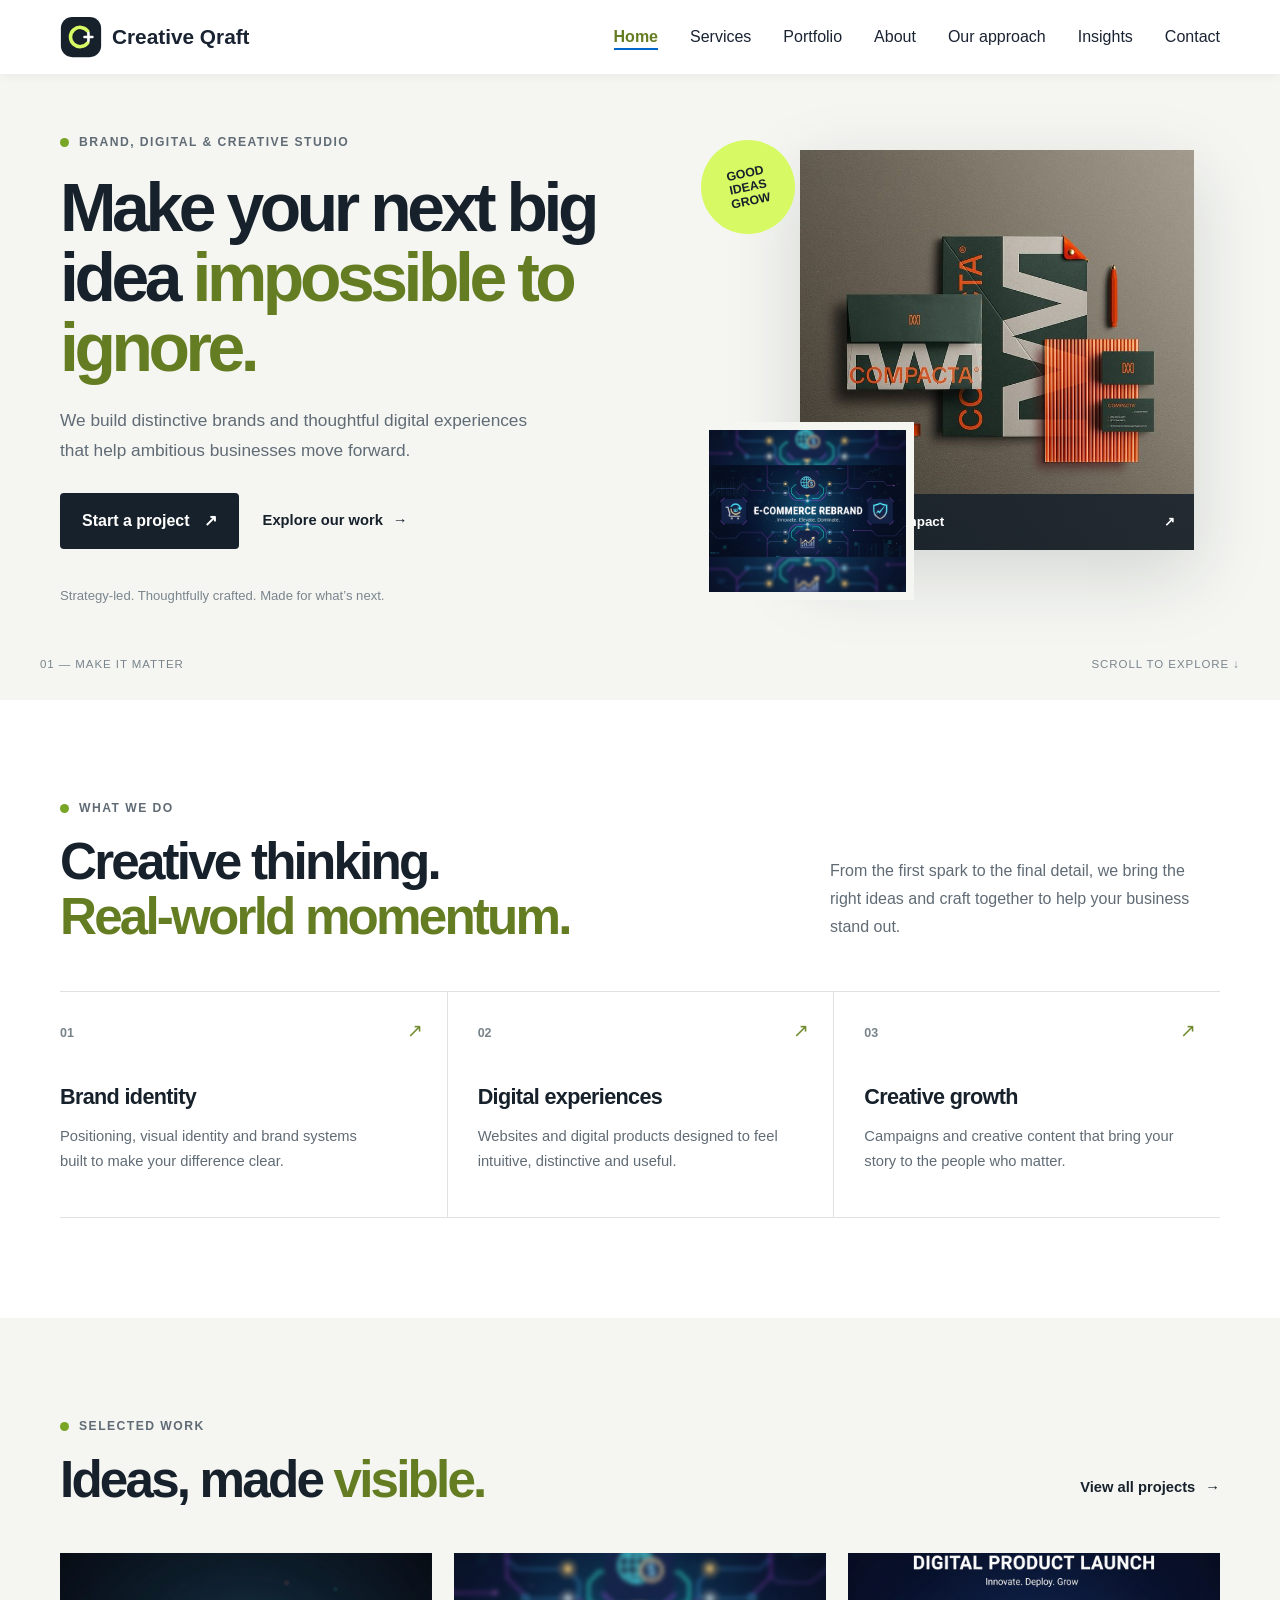
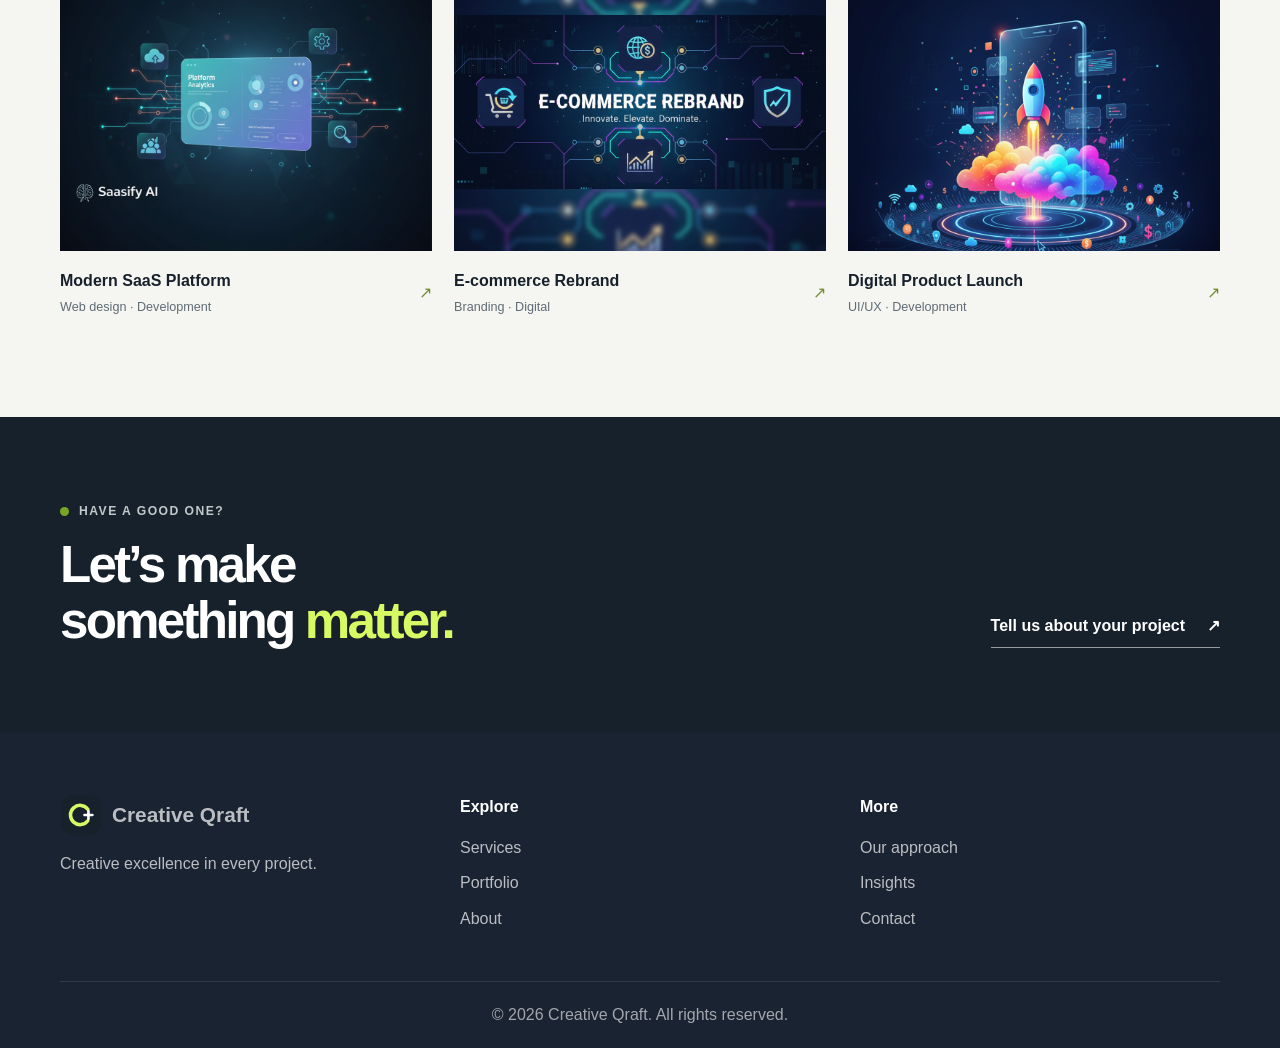
<file: public/index.html>
<!DOCTYPE html>
<html lang="en">
<head>
  <meta charset="UTF-8">
  <meta name="viewport" content="width=device-width, initial-scale=1.0">
  <meta name="description" content="Creative Qraft builds distinctive brands and thoughtful digital experiences for ambitious businesses.">
  <title>Creative Qraft | Brands built to stand out</title>
  <link rel="stylesheet" href="styles.css">
</head>
<body class="home-page">
  <nav class="navbar">
    <div class="container">
      <div class="nav-wrapper">
        <a class="logo" href="index.html" aria-label="Creative Qraft home">
          <img src="assets/logo-placeholder.svg" alt="">
          <span>Creative Qraft</span>
        </a>
        <button class="menu-toggle" id="menuToggle" type="button" aria-label="Open navigation menu" aria-controls="navLinks" aria-expanded="false">
          <span></span>
          <span></span>
          <span></span>
        </button>
        <ul class="nav-links" id="navLinks">
          <li><a href="index.html" aria-current="page">Home</a></li>
          <li><a href="services.html">Services</a></li>
          <li><a href="portfolio.html">Portfolio</a></li>
          <li><a href="about.html">About</a></li>
          <li><a href="testimonial.html">Our approach</a></li>
          <li><a href="blog.html">Insights</a></li>
          <li><a href="contact.html">Contact</a></li>
        </ul>
      </div>
    </div>
  </nav>

  <main>
    <section class="hero home-hero" id="home">
      <div class="container home-hero-layout">
        <div class="hero-content home-hero-copy">
          <p class="home-eyebrow"><span></span> Brand, digital & creative studio</p>
          <h1 class="hero-title">Make your next big idea <span>impossible to ignore.</span></h1>
          <p class="hero-subtitle">We build distinctive brands and thoughtful digital experiences that help ambitious businesses move forward.</p>
          <div class="home-hero-actions">
            <a class="cta-button" href="contact.html">Start a project <span aria-hidden="true">↗</span></a>
            <a class="home-text-link" href="portfolio.html">Explore our work <span aria-hidden="true">→</span></a>
          </div>
          <p class="home-hero-note">Strategy-led. Thoughtfully crafted. Made for what’s next.</p>
        </div>
        <div class="home-hero-art" aria-label="A selection of Creative Qraft branding and design work">
          <div class="home-art-main">
            <img src="./assets/A High-Impact Visual Identity for “Compacta”.jpeg" alt="Compacta visual identity and brand design">
            <span class="home-art-label">Identity with impact <span aria-hidden="true">↗</span></span>
          </div>
          <div class="home-art-accent">
            <img src="./assets/ecommerce rebrand.png" alt="E-commerce rebrand design project">
          </div>
          <div class="home-art-stamp" aria-hidden="true">GOOD<br>IDEAS<br>GROW</div>
        </div>
      </div>
      <div class="home-hero-bottom" aria-hidden="true">
        <span>01 — Make it matter</span>
        <span>Scroll to explore ↓</span>
      </div>
    </section>

    <section class="home-services">
      <div class="container">
        <div class="home-section-heading">
          <div>
            <p class="home-eyebrow"><span></span> What we do</p>
            <h2>Creative thinking.<br><span>Real-world momentum.</span></h2>
          </div>
          <p>From the first spark to the final detail, we bring the right ideas and craft together to help your business stand out.</p>
        </div>
        <div class="home-service-grid">
          <a class="home-service-card" href="services.html">
            <span class="home-service-number">01</span>
            <span class="home-service-arrow" aria-hidden="true">↗</span>
            <h3>Brand identity</h3>
            <p>Positioning, visual identity and brand systems built to make your difference clear.</p>
          </a>
          <a class="home-service-card" href="services.html">
            <span class="home-service-number">02</span>
            <span class="home-service-arrow" aria-hidden="true">↗</span>
            <h3>Digital experiences</h3>
            <p>Websites and digital products designed to feel intuitive, distinctive and useful.</p>
          </a>
          <a class="home-service-card" href="services.html">
            <span class="home-service-number">03</span>
            <span class="home-service-arrow" aria-hidden="true">↗</span>
            <h3>Creative growth</h3>
            <p>Campaigns and creative content that bring your story to the people who matter.</p>
          </a>
        </div>
      </div>
    </section>

    <section class="home-work">
      <div class="container">
        <div class="home-section-heading home-work-heading">
          <div>
            <p class="home-eyebrow"><span></span> Selected work</p>
            <h2>Ideas, made <span>visible.</span></h2>
          </div>
          <a class="home-text-link" href="portfolio.html">View all projects <span aria-hidden="true">→</span></a>
        </div>
        <div class="home-work-grid">
          <a class="home-work-card" href="portfolio.html">
            <img src="./assets/Saas.png" alt="SaaS platform visual design project" loading="lazy">
            <span class="home-work-caption"><span><strong>Modern SaaS Platform</strong><small>Web design · Development</small></span><span aria-hidden="true">↗</span></span>
          </a>
          <a class="home-work-card" href="portfolio.html">
            <img src="./assets/ecommerce rebrand.png" alt="E-commerce brand rebrand project" loading="lazy">
            <span class="home-work-caption"><span><strong>E-commerce Rebrand</strong><small>Branding · Digital</small></span><span aria-hidden="true">↗</span></span>
          </a>
          <a class="home-work-card" href="portfolio.html">
            <img src="./assets/digital product launch.png" alt="Digital product launch design project" loading="lazy">
            <span class="home-work-caption"><span><strong>Digital Product Launch</strong><small>UI/UX · Development</small></span><span aria-hidden="true">↗</span></span>
          </a>
        </div>
      </div>
    </section>

    <section class="home-cta">
      <div class="container home-cta-content">
        <div>
          <p class="home-eyebrow"><span></span> Have a good one?</p>
          <h2>Let’s make<br>something <span>matter.</span></h2>
        </div>
        <a class="home-cta-link" href="contact.html">Tell us about your project <span aria-hidden="true">↗</span></a>
      </div>
    </section>
  </main>

  <footer class="footer">
    <div class="container">
      <div class="footer-content">
        <div class="footer-section">
          <a class="logo footer-logo" href="index.html"><img src="assets/logo-placeholder.svg" alt=""><span>Creative Qraft</span></a>
          <p>Creative excellence in every project.</p>
        </div>
        <div class="footer-section">
          <h2>Explore</h2>
          <ul>
            <li><a href="services.html">Services</a></li>
            <li><a href="portfolio.html">Portfolio</a></li>
            <li><a href="about.html">About</a></li>
          </ul>
        </div>
        <div class="footer-section">
          <h2>More</h2>
          <ul>
            <li><a href="testimonial.html">Our approach</a></li>
            <li><a href="blog.html">Insights</a></li>
            <li><a href="contact.html">Contact</a></li>
          </ul>
        </div>
      </div>
      <div class="footer-bottom">
        <p>&copy; <span class="current-year">2026</span> Creative Qraft. All rights reserved.</p>
      </div>
    </div>
  </footer>

  <script src="script.js"></script>
</body>
</html>
</file>
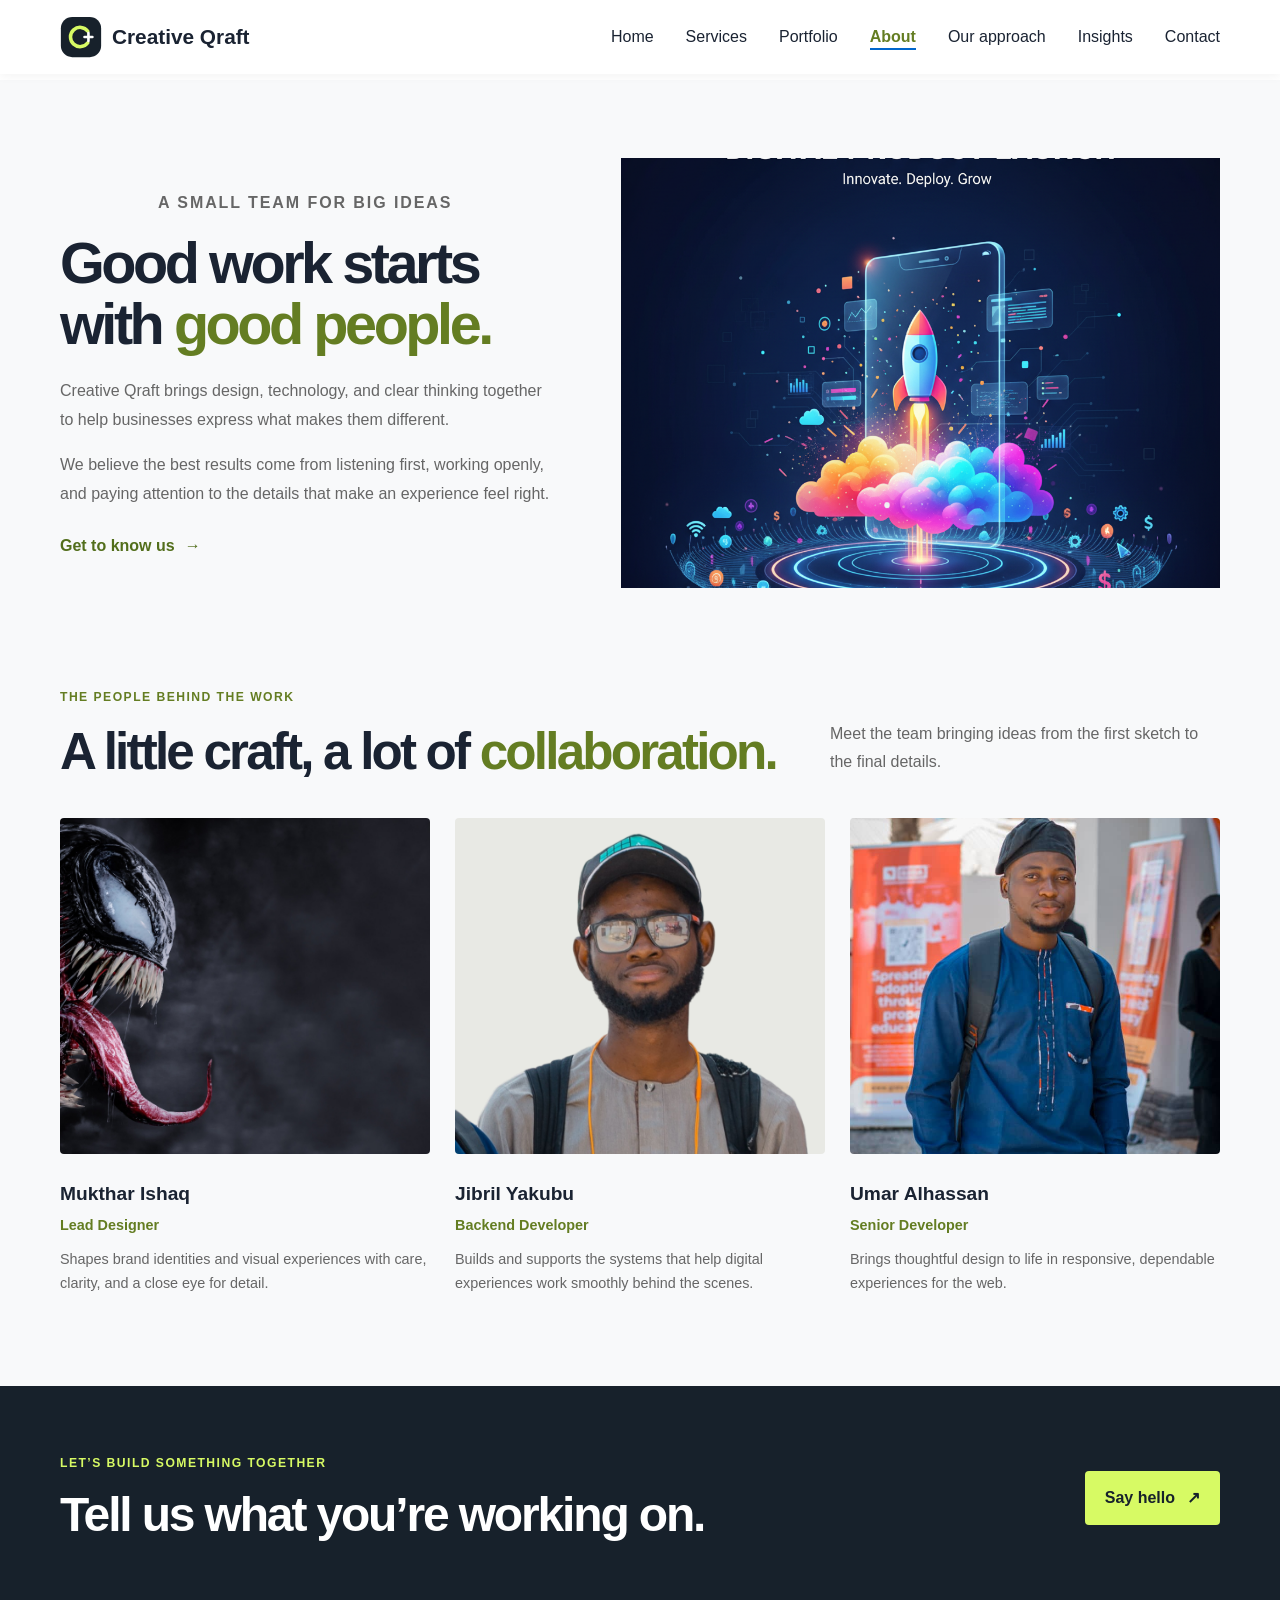
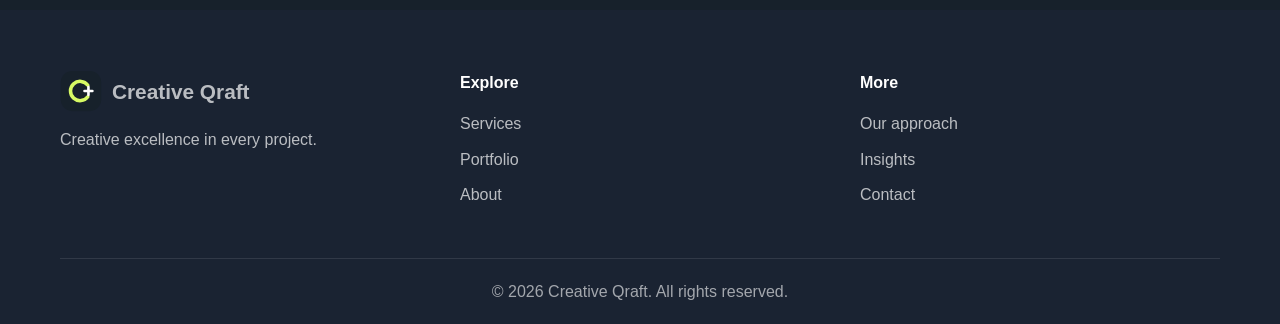
<file: public/about.html>
<!DOCTYPE html>
<html lang="en">
<head>
  <meta charset="UTF-8">
  <meta name="viewport" content="width=device-width, initial-scale=1.0">
  <meta name="description" content="Meet the people and principles behind Creative Qraft, a creative team for thoughtful brands and digital experiences.">
  <title>About | Creative Qraft</title>
  <link rel="stylesheet" href="styles.css">
</head>
<body class="interior-page">
  <nav class="navbar"><div class="container"><div class="nav-wrapper">
    <a class="logo" href="index.html" aria-label="Creative Qraft home"><img src="assets/logo-placeholder.svg" alt=""><span>Creative Qraft</span></a>
    <button class="menu-toggle" id="menuToggle" type="button" aria-label="Open navigation menu" aria-controls="navLinks" aria-expanded="false"><span></span><span></span><span></span></button>
    <ul class="nav-links" id="navLinks"><li><a href="index.html">Home</a></li><li><a href="services.html">Services</a></li><li><a href="portfolio.html">Portfolio</a></li><li><a href="about.html" aria-current="page">About</a></li><li><a href="testimonial.html">Our approach</a></li><li><a href="blog.html">Insights</a></li><li><a href="contact.html">Contact</a></li></ul>
  </div></div></nav>
  <main class="page-main">
    <section class="about" id="about">
      <div class="container">
        <div class="about-intro">
          <div class="about-text">
            <p class="page-eyebrow">A small team for big ideas</p>
            <h1 class="page-title">Good work starts with <span>good people.</span></h1>
            <p>Creative Qraft brings design, technology, and clear thinking together to help businesses express what makes them different.</p>
            <p>We believe the best results come from listening first, working openly, and paying attention to the details that make an experience feel right.</p>
            <a class="text-link" href="contact.html">Get to know us <span aria-hidden="true">→</span></a>
          </div>
          <div class="about-image"><img src="assets/Generated Image November 21, 2025 - 10_38PM(1).png" alt="Creative visual work by Creative Qraft" loading="lazy"></div>
        </div>
        <div class="about-team">
          <div class="home-section-heading"><div><p class="page-eyebrow">The people behind the work</p><h2>A little craft, a lot of <span>collaboration.</span></h2></div><p>Meet the team bringing ideas from the first sketch to the final details.</p></div>
          <div class="team-grid">
            <article class="team-member"><img src="assets/venom.jpg" alt="Portrait of Mukthar Ishaq" loading="lazy"><h3>Mukthar Ishaq</h3><p class="team-role">Lead Designer</p><p>Shapes brand identities and visual experiences with care, clarity, and a close eye for detail.</p></article>
            <article class="team-member"><img src="assets/ICE_1429~2.png" alt="Portrait of Jibril Yakubu" loading="lazy"><h3>Jibril Yakubu</h3><p class="team-role">Backend Developer</p><p>Builds and supports the systems that help digital experiences work smoothly behind the scenes.</p></article>
            <article class="team-member"><img src="assets/frosh.jpg" alt="Portrait of Umar Alhassan" loading="lazy"><h3>Umar Alhassan</h3><p class="team-role">Senior Developer</p><p>Brings thoughtful design to life in responsive, dependable experiences for the web.</p></article>
          </div>
        </div>
      </div>
    </section>
    <section class="page-cta"><div class="container page-cta-inner"><div><p class="page-eyebrow">Let’s build something together</p><h2>Tell us what you’re working on.</h2></div><a class="cta-button" href="contact.html">Say hello <span aria-hidden="true">↗</span></a></div></section>
  </main>
  <footer class="footer"><div class="container"><div class="footer-content"><div class="footer-section"><a class="logo footer-logo" href="index.html"><img src="assets/logo-placeholder.svg" alt=""><span>Creative Qraft</span></a><p>Creative excellence in every project.</p></div><div class="footer-section"><h2>Explore</h2><ul><li><a href="services.html">Services</a></li><li><a href="portfolio.html">Portfolio</a></li><li><a href="about.html">About</a></li></ul></div><div class="footer-section"><h2>More</h2><ul><li><a href="testimonial.html">Our approach</a></li><li><a href="blog.html">Insights</a></li><li><a href="contact.html">Contact</a></li></ul></div></div><div class="footer-bottom"><p>&copy; <span class="current-year">2026</span> Creative Qraft. All rights reserved.</p></div></div></footer>
  <script src="script.js"></script>
</body>
</html>
</file>
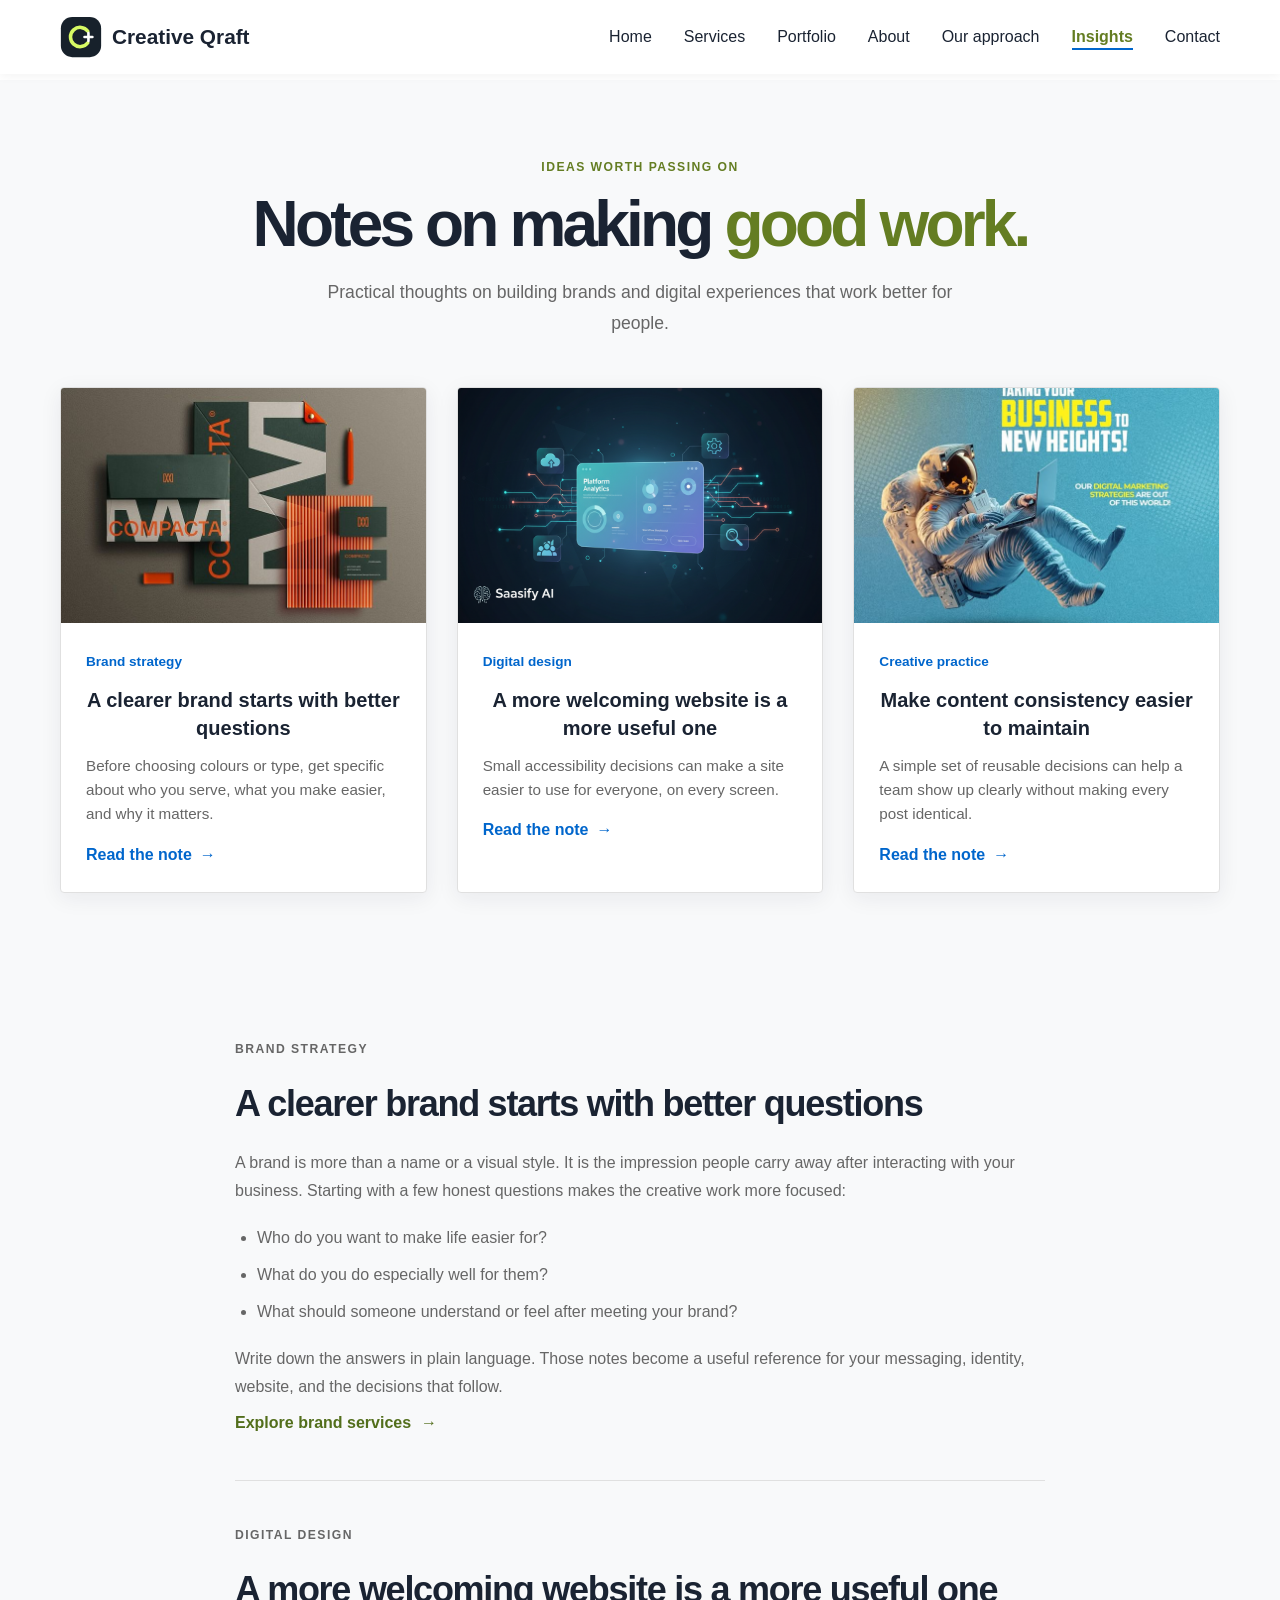
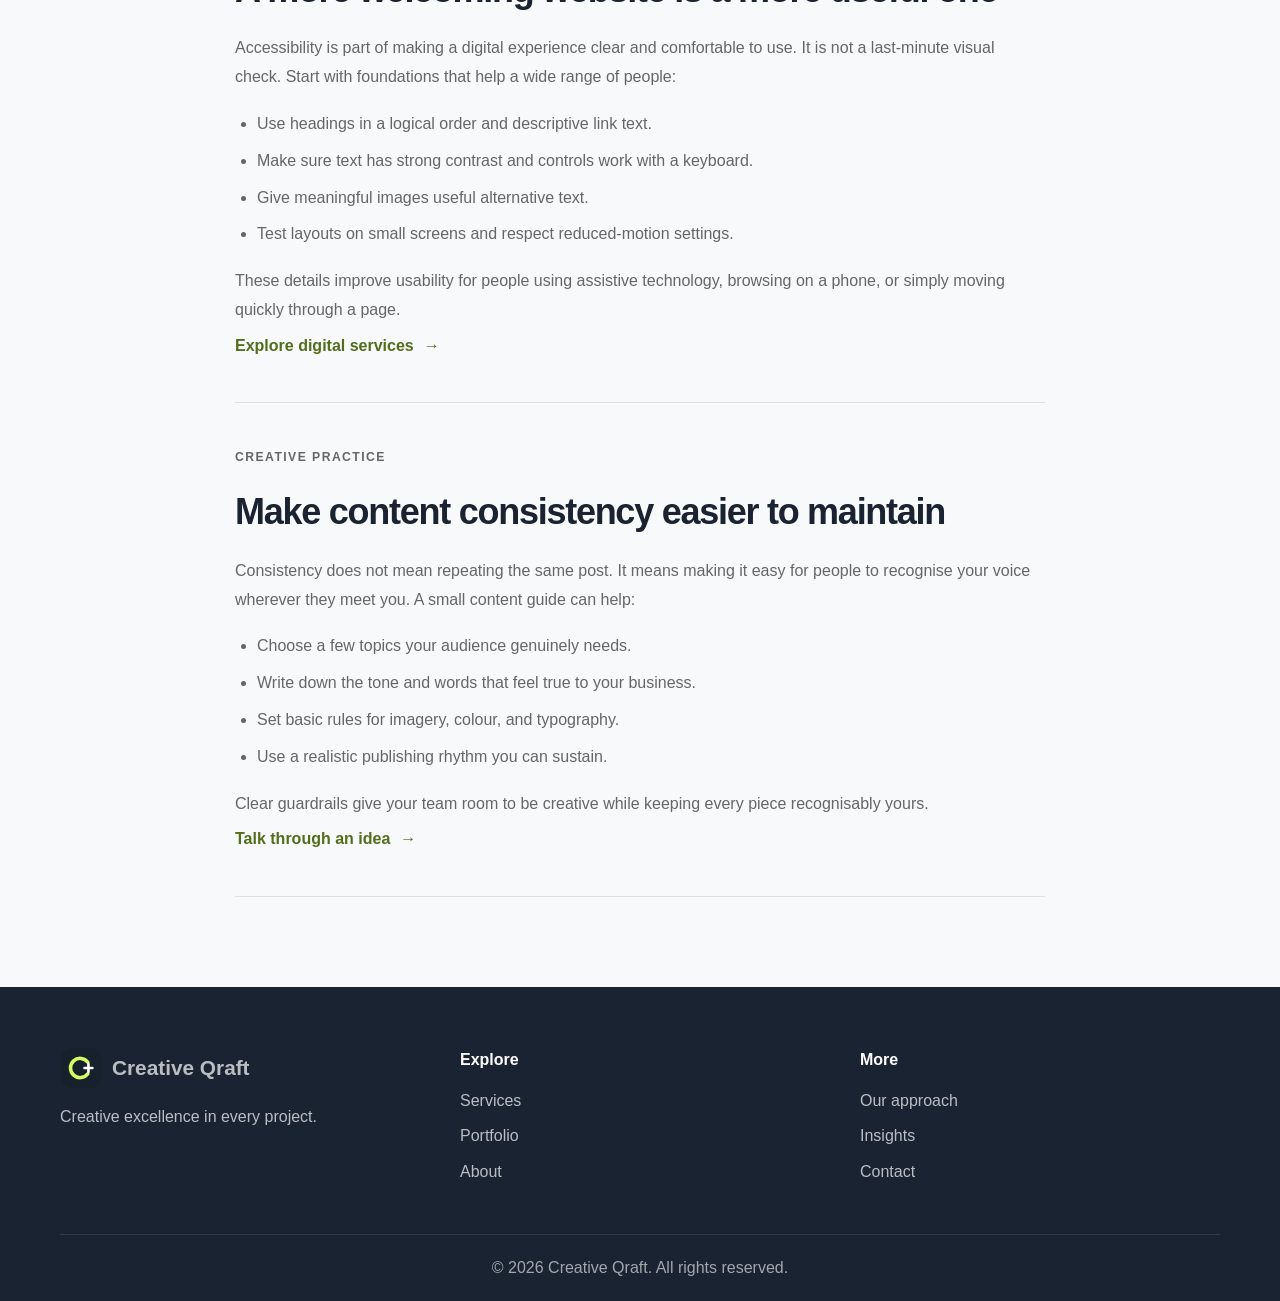
<file: public/blog.html>
<!DOCTYPE html>
<html lang="en">
<head>
  <meta charset="UTF-8">
  <meta name="viewport" content="width=device-width, initial-scale=1.0">
  <meta name="description" content="Practical notes from Creative Qraft on brand strategy, accessible design, and building better digital experiences.">
  <title>Insights | Creative Qraft</title>
  <link rel="stylesheet" href="styles.css">
</head>
<body class="interior-page">
  <nav class="navbar"><div class="container"><div class="nav-wrapper">
    <a class="logo" href="index.html" aria-label="Creative Qraft home"><img src="assets/logo-placeholder.svg" alt=""><span>Creative Qraft</span></a>
    <button class="menu-toggle" id="menuToggle" type="button" aria-label="Open navigation menu" aria-controls="navLinks" aria-expanded="false"><span></span><span></span><span></span></button>
    <ul class="nav-links" id="navLinks"><li><a href="index.html">Home</a></li><li><a href="services.html">Services</a></li><li><a href="portfolio.html">Portfolio</a></li><li><a href="about.html">About</a></li><li><a href="testimonial.html">Our approach</a></li><li><a href="blog.html" aria-current="page">Insights</a></li><li><a href="contact.html">Contact</a></li></ul>
  </div></div></nav>
  <main class="page-main">
    <section class="blog" id="blog">
      <div class="container">
        <p class="page-eyebrow">Ideas worth passing on</p>
        <h1 class="page-title">Notes on making <span>good work.</span></h1>
        <p class="section-subtitle">Practical thoughts on building brands and digital experiences that work better for people.</p>
        <div class="blog-grid">
          <article class="blog-card"><a class="blog-card-image" href="#brand-clarity"><img src="assets/A High-Impact Visual Identity for “Compacta”.jpeg" alt="Distinctive Compacta brand identity" loading="lazy"></a><div class="blog-content"><span class="blog-date">Brand strategy</span><h2><a href="#brand-clarity">A clearer brand starts with better questions</a></h2><p>Before choosing colours or type, get specific about who you serve, what you make easier, and why it matters.</p><a href="#brand-clarity" class="read-more">Read the note <span aria-hidden="true">→</span></a></div></article>
          <article class="blog-card"><a class="blog-card-image" href="#accessible-design"><img src="assets/Saas.png" alt="Digital product interface and web design" loading="lazy"></a><div class="blog-content"><span class="blog-date">Digital design</span><h2><a href="#accessible-design">A more welcoming website is a more useful one</a></h2><p>Small accessibility decisions can make a site easier to use for everyone, on every screen.</p><a href="#accessible-design" class="read-more">Read the note <span aria-hidden="true">→</span></a></div></article>
          <article class="blog-card"><a class="blog-card-image" href="#consistent-content"><img src="assets/Digital marketing poster.jpeg" alt="Digital marketing campaign creative" loading="lazy"></a><div class="blog-content"><span class="blog-date">Creative practice</span><h2><a href="#consistent-content">Make content consistency easier to maintain</a></h2><p>A simple set of reusable decisions can help a team show up clearly without making every post identical.</p><a href="#consistent-content" class="read-more">Read the note <span aria-hidden="true">→</span></a></div></article>
        </div>
      </div>
    </section>
    <section class="blog-notes" aria-label="Insights">
      <div class="container blog-notes-inner">
        <article class="blog-note" id="brand-clarity"><p class="page-eyebrow">Brand strategy</p><h2>A clearer brand starts with better questions</h2><p>A brand is more than a name or a visual style. It is the impression people carry away after interacting with your business. Starting with a few honest questions makes the creative work more focused:</p><ul><li>Who do you want to make life easier for?</li><li>What do you do especially well for them?</li><li>What should someone understand or feel after meeting your brand?</li></ul><p>Write down the answers in plain language. Those notes become a useful reference for your messaging, identity, website, and the decisions that follow.</p><a class="text-link" href="services.html">Explore brand services <span aria-hidden="true">→</span></a></article>
        <article class="blog-note" id="accessible-design"><p class="page-eyebrow">Digital design</p><h2>A more welcoming website is a more useful one</h2><p>Accessibility is part of making a digital experience clear and comfortable to use. It is not a last-minute visual check. Start with foundations that help a wide range of people:</p><ul><li>Use headings in a logical order and descriptive link text.</li><li>Make sure text has strong contrast and controls work with a keyboard.</li><li>Give meaningful images useful alternative text.</li><li>Test layouts on small screens and respect reduced-motion settings.</li></ul><p>These details improve usability for people using assistive technology, browsing on a phone, or simply moving quickly through a page.</p><a class="text-link" href="services.html">Explore digital services <span aria-hidden="true">→</span></a></article>
        <article class="blog-note" id="consistent-content"><p class="page-eyebrow">Creative practice</p><h2>Make content consistency easier to maintain</h2><p>Consistency does not mean repeating the same post. It means making it easy for people to recognise your voice wherever they meet you. A small content guide can help:</p><ul><li>Choose a few topics your audience genuinely needs.</li><li>Write down the tone and words that feel true to your business.</li><li>Set basic rules for imagery, colour, and typography.</li><li>Use a realistic publishing rhythm you can sustain.</li></ul><p>Clear guardrails give your team room to be creative while keeping every piece recognisably yours.</p><a class="text-link" href="contact.html">Talk through an idea <span aria-hidden="true">→</span></a></article>
      </div>
    </section>
  </main>
  <footer class="footer"><div class="container"><div class="footer-content"><div class="footer-section"><a class="logo footer-logo" href="index.html"><img src="assets/logo-placeholder.svg" alt=""><span>Creative Qraft</span></a><p>Creative excellence in every project.</p></div><div class="footer-section"><h2>Explore</h2><ul><li><a href="services.html">Services</a></li><li><a href="portfolio.html">Portfolio</a></li><li><a href="about.html">About</a></li></ul></div><div class="footer-section"><h2>More</h2><ul><li><a href="testimonial.html">Our approach</a></li><li><a href="blog.html">Insights</a></li><li><a href="contact.html">Contact</a></li></ul></div></div><div class="footer-bottom"><p>&copy; <span class="current-year">2026</span> Creative Qraft. All rights reserved.</p></div></div></footer>
  <script src="script.js"></script>
</body>
</html>
</file>
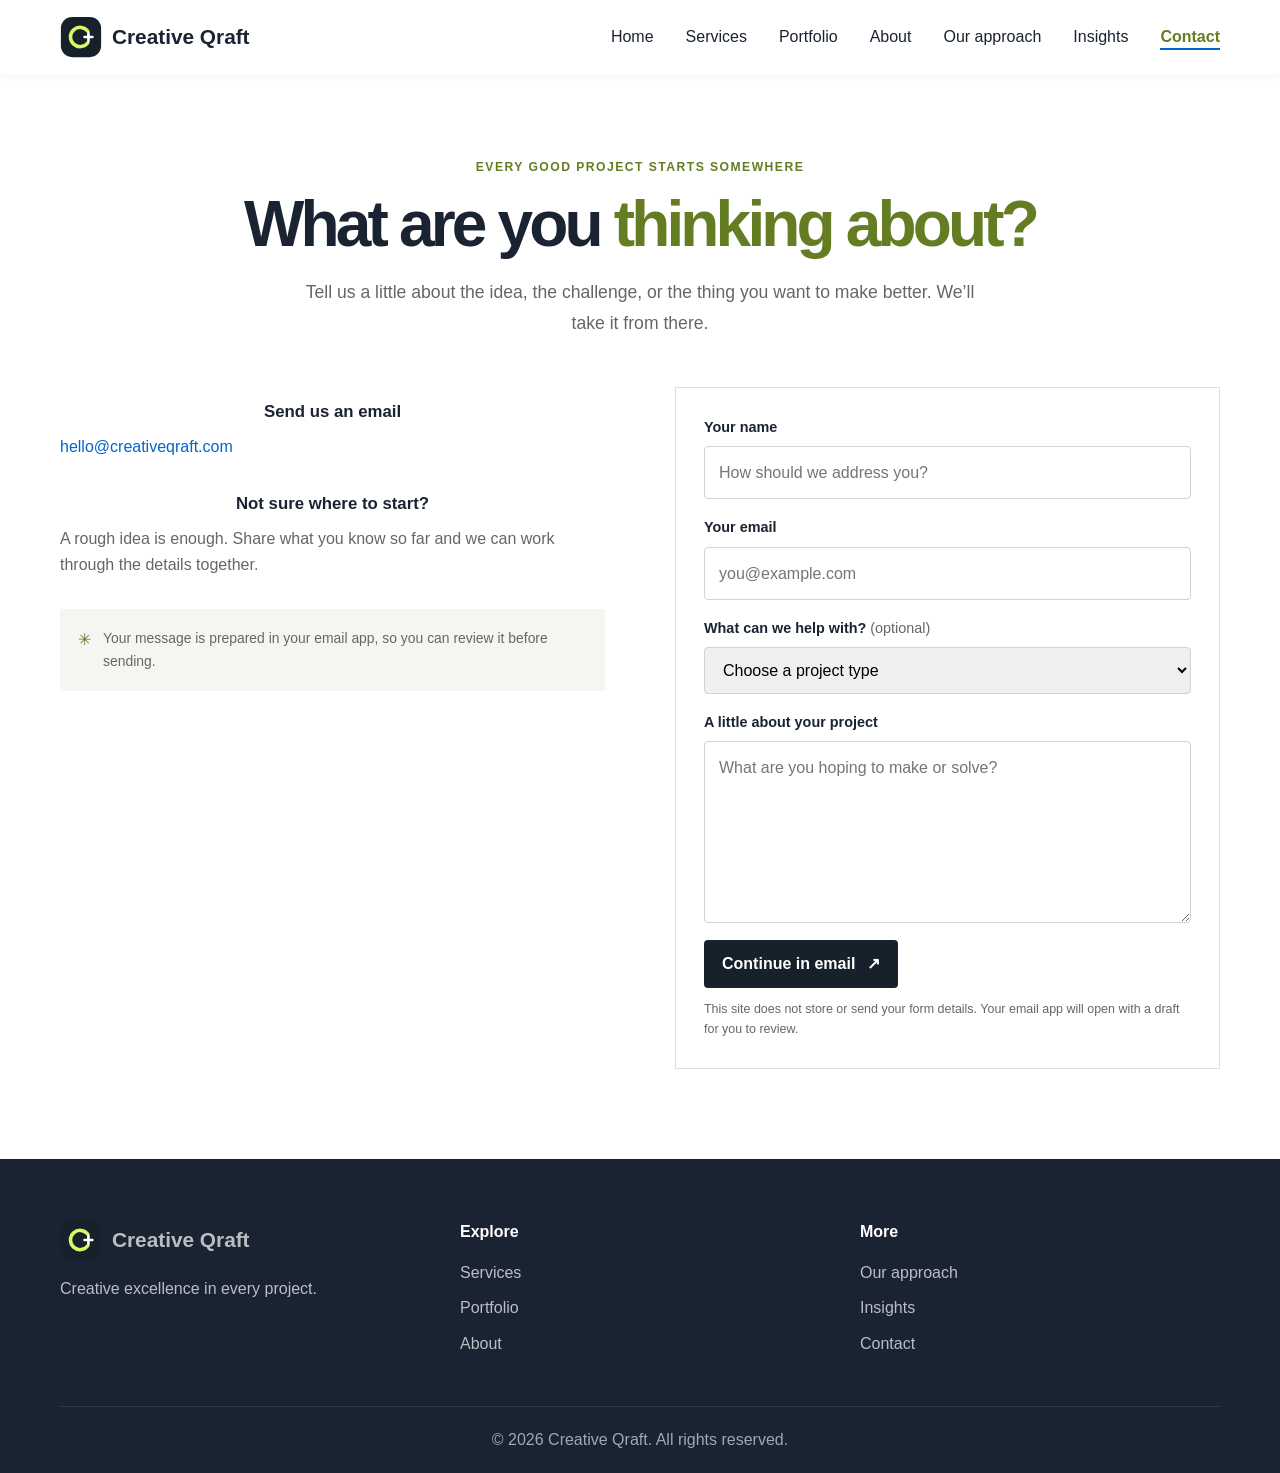
<file: public/contact.html>
<!DOCTYPE html>
<html lang="en">
<head>
  <meta charset="UTF-8">
  <meta name="viewport" content="width=device-width, initial-scale=1.0">
  <meta name="description" content="Tell Creative Qraft about your project, ask a question, or start a conversation with the team.">
  <title>Contact | Creative Qraft</title>
  <link rel="stylesheet" href="styles.css">
</head>
<body class="interior-page">
  <nav class="navbar"><div class="container"><div class="nav-wrapper">
    <a class="logo" href="index.html" aria-label="Creative Qraft home"><img src="assets/logo-placeholder.svg" alt=""><span>Creative Qraft</span></a>
    <button class="menu-toggle" id="menuToggle" type="button" aria-label="Open navigation menu" aria-controls="navLinks" aria-expanded="false"><span></span><span></span><span></span></button>
    <ul class="nav-links" id="navLinks"><li><a href="index.html">Home</a></li><li><a href="services.html">Services</a></li><li><a href="portfolio.html">Portfolio</a></li><li><a href="about.html">About</a></li><li><a href="testimonial.html">Our approach</a></li><li><a href="blog.html">Insights</a></li><li><a href="contact.html" aria-current="page">Contact</a></li></ul>
  </div></div></nav>
  <main class="page-main">
    <section class="contact" id="contact">
      <div class="container">
        <p class="page-eyebrow">Every good project starts somewhere</p>
        <h1 class="page-title">What are you <span>thinking about?</span></h1>
        <p class="section-subtitle">Tell us a little about the idea, the challenge, or the thing you want to make better. We’ll take it from there.</p>
        <div class="contact-wrapper">
          <div class="contact-info">
            <div class="info-item"><h2>Send us an email</h2><p><a href="mailto:hello@creativeqraft.com">hello@creativeqraft.com</a></p></div>
            <div class="info-item"><h2>Not sure where to start?</h2><p>A rough idea is enough. Share what you know so far and we can work through the details together.</p></div>
            <div class="contact-note"><span aria-hidden="true">✳</span><p>Your message is prepared in your email app, so you can review it before sending.</p></div>
          </div>
          <form class="contact-form" id="contactForm" data-recipient="hello@creativeqraft.com">
            <div class="form-group"><label for="name">Your name</label><input type="text" id="name" name="name" autocomplete="name" placeholder="How should we address you?" required maxlength="100"></div>
            <div class="form-group"><label for="email">Your email</label><input type="email" id="email" name="email" autocomplete="email" placeholder="you@example.com" required maxlength="254"></div>
            <div class="form-group"><label for="project">What can we help with? <span>(optional)</span></label><select id="project" name="project"><option value="">Choose a project type</option><option>Brand strategy or identity</option><option>Website design or development</option><option>Campaign or content</option><option>Something else</option></select></div>
            <div class="form-group"><label for="message">A little about your project</label><textarea id="message" name="message" placeholder="What are you hoping to make or solve?" rows="6" required maxlength="3000"></textarea></div>
            <button type="submit" class="submit-button">Continue in email <span aria-hidden="true">↗</span></button>
            <p class="form-message" id="formMessage" role="status" aria-live="polite"></p>
            <p class="form-privacy-note">This site does not store or send your form details. Your email app will open with a draft for you to review.</p>
          </form>
        </div>
      </div>
    </section>
  </main>
  <footer class="footer"><div class="container"><div class="footer-content"><div class="footer-section"><a class="logo footer-logo" href="index.html"><img src="assets/logo-placeholder.svg" alt=""><span>Creative Qraft</span></a><p>Creative excellence in every project.</p></div><div class="footer-section"><h2>Explore</h2><ul><li><a href="services.html">Services</a></li><li><a href="portfolio.html">Portfolio</a></li><li><a href="about.html">About</a></li></ul></div><div class="footer-section"><h2>More</h2><ul><li><a href="testimonial.html">Our approach</a></li><li><a href="blog.html">Insights</a></li><li><a href="contact.html">Contact</a></li></ul></div></div><div class="footer-bottom"><p>&copy; <span class="current-year">2026</span> Creative Qraft. All rights reserved.</p></div></div></footer>
  <script src="script.js"></script>
</body>
</html>
</file>
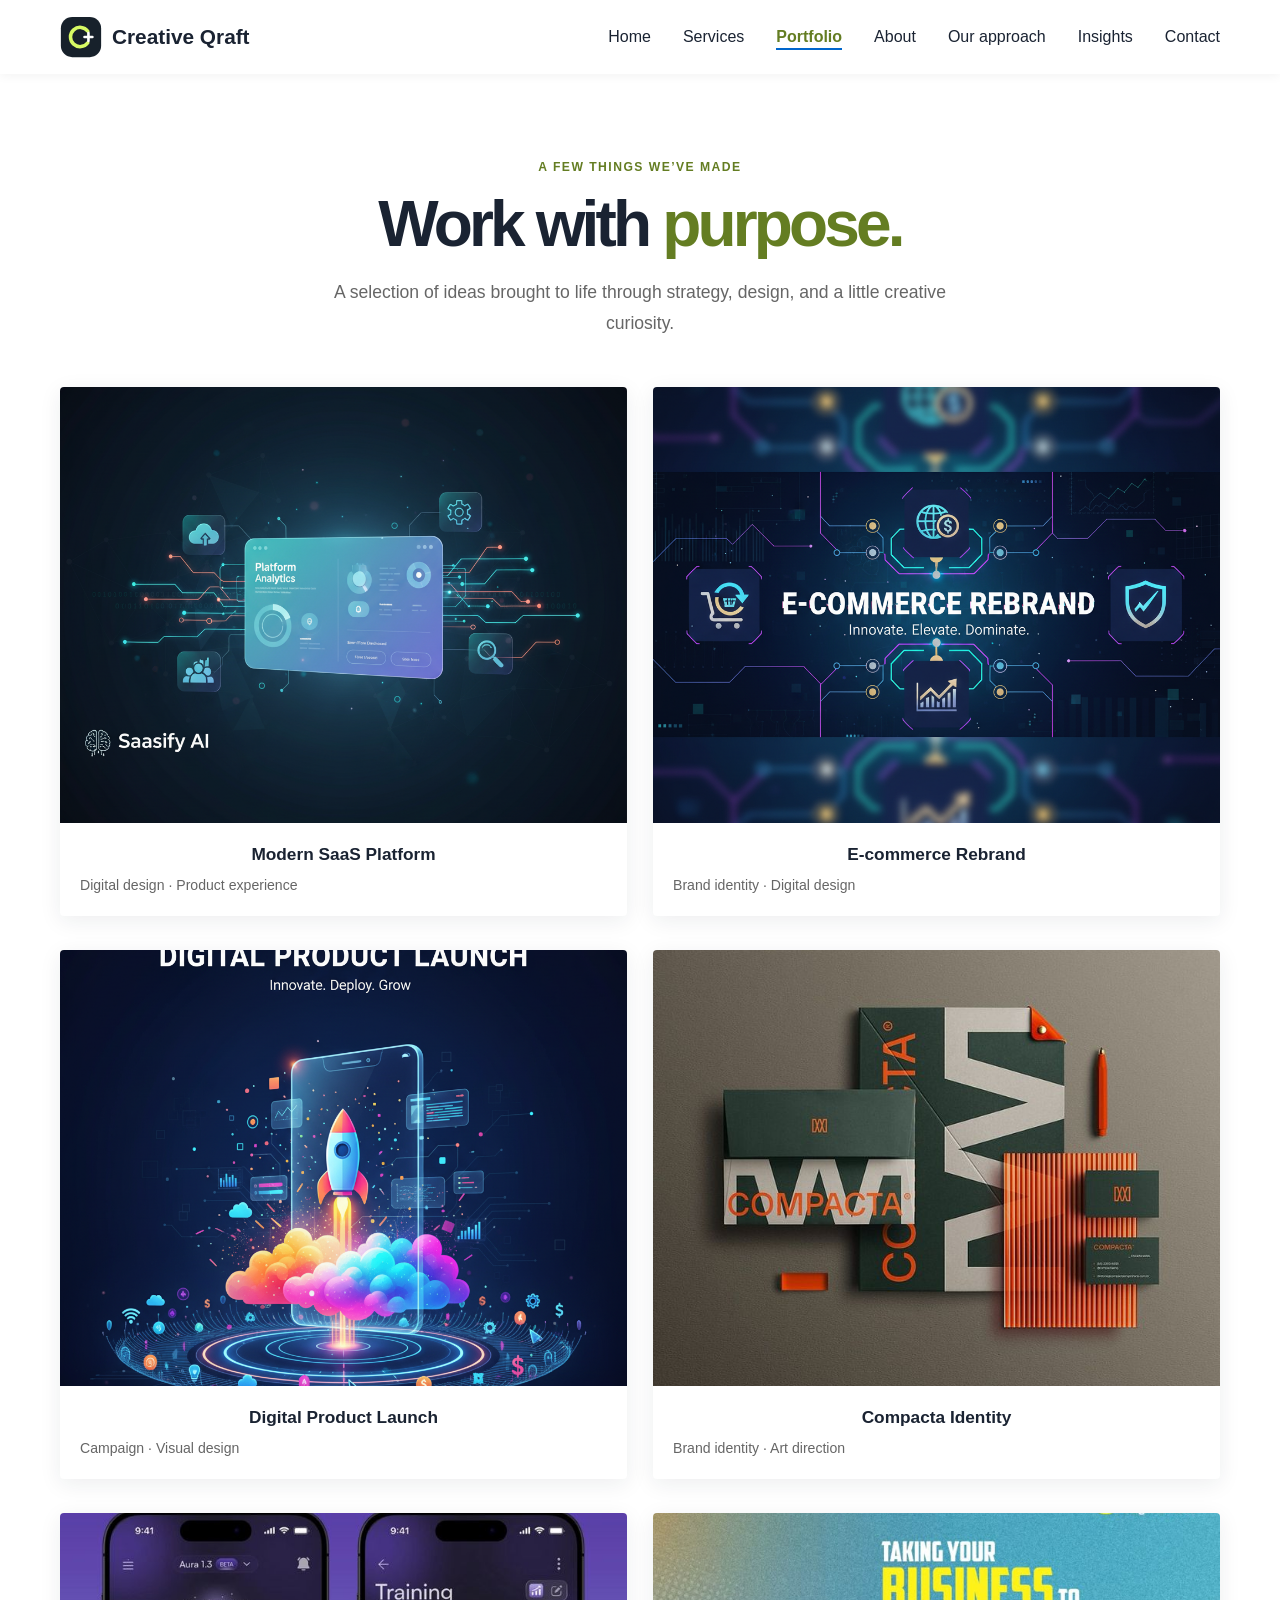
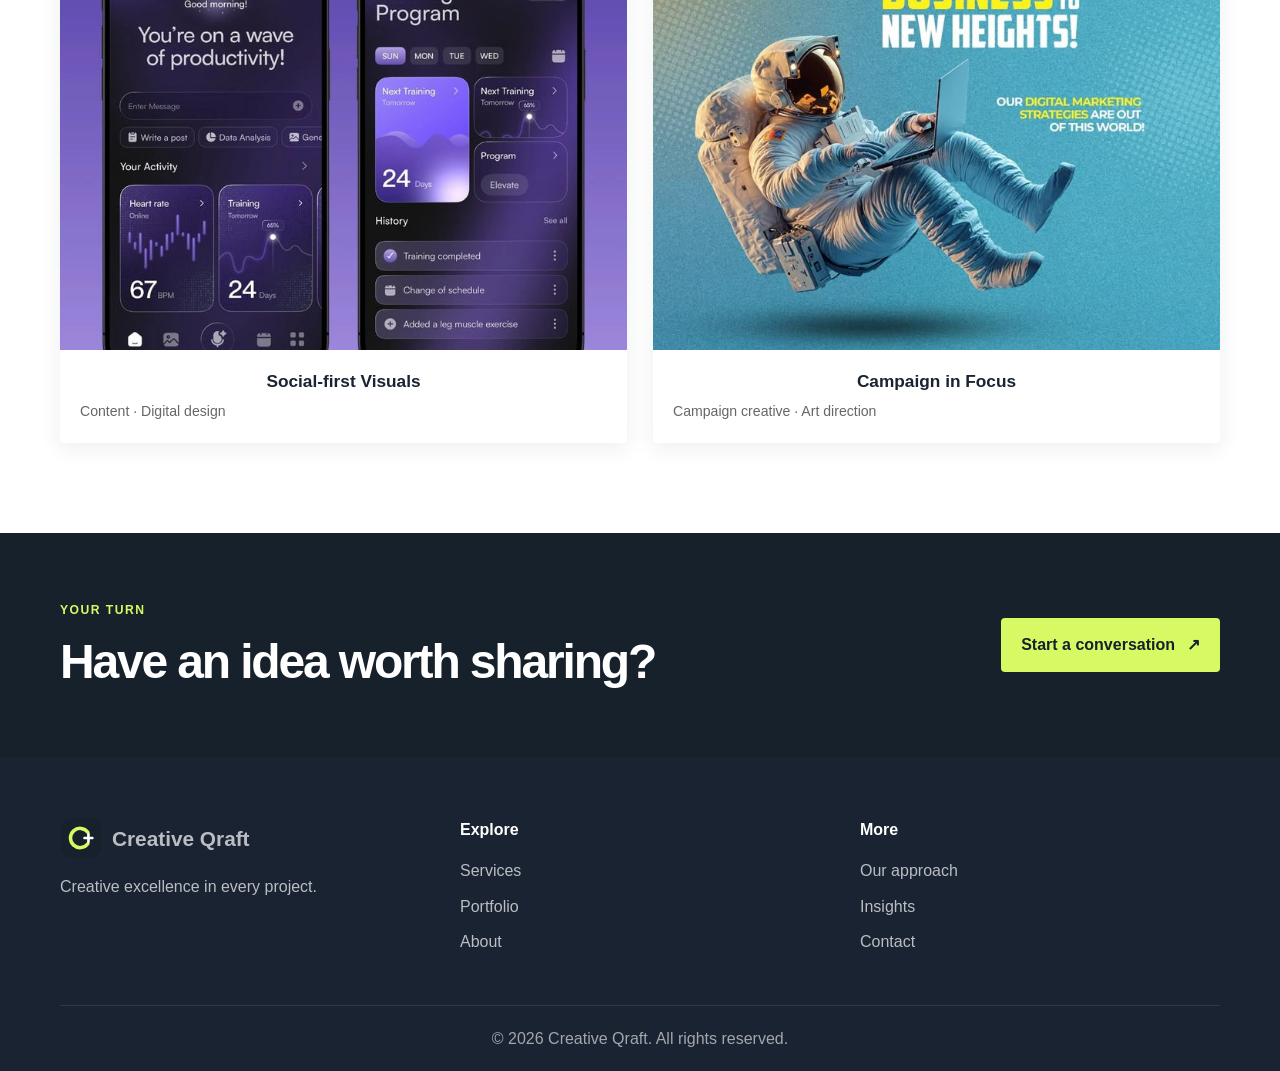
<file: public/portfolio.html>
<!DOCTYPE html>
<html lang="en">
<head>
  <meta charset="UTF-8">
  <meta name="viewport" content="width=device-width, initial-scale=1.0">
  <meta name="description" content="Explore selected brand identity, digital design, and campaign projects from Creative Qraft.">
  <title>Selected work | Creative Qraft</title>
  <link rel="stylesheet" href="styles.css">
</head>
<body class="interior-page">
  <nav class="navbar"><div class="container"><div class="nav-wrapper">
    <a class="logo" href="index.html" aria-label="Creative Qraft home"><img src="assets/logo-placeholder.svg" alt=""><span>Creative Qraft</span></a>
    <button class="menu-toggle" id="menuToggle" type="button" aria-label="Open navigation menu" aria-controls="navLinks" aria-expanded="false"><span></span><span></span><span></span></button>
    <ul class="nav-links" id="navLinks"><li><a href="index.html">Home</a></li><li><a href="services.html">Services</a></li><li><a href="portfolio.html" aria-current="page">Portfolio</a></li><li><a href="about.html">About</a></li><li><a href="testimonial.html">Our approach</a></li><li><a href="blog.html">Insights</a></li><li><a href="contact.html">Contact</a></li></ul>
  </div></div></nav>
  <main class="page-main">
    <section class="portfolio" id="portfolio">
      <div class="container">
        <p class="page-eyebrow">A few things we’ve made</p>
        <h1 class="page-title">Work with <span>purpose.</span></h1>
        <p class="section-subtitle">A selection of ideas brought to life through strategy, design, and a little creative curiosity.</p>
        <div class="portfolio-grid">
          <article class="portfolio-item"><img src="assets/Saas.png" alt="SaaS product website and interface concept" loading="lazy"><div class="portfolio-overlay"><h2>Modern SaaS Platform</h2><p>Digital design · Product experience</p></div><div class="portfolio-caption"><h2>Modern SaaS Platform</h2><p>Digital design · Product experience</p></div></article>
          <article class="portfolio-item"><img src="assets/ecommerce rebrand.png" alt="E-commerce brand and online store redesign" loading="lazy"><div class="portfolio-overlay"><h2>E-commerce Rebrand</h2><p>Brand identity · Digital design</p></div><div class="portfolio-caption"><h2>E-commerce Rebrand</h2><p>Brand identity · Digital design</p></div></article>
          <article class="portfolio-item"><img src="assets/digital product launch.png" alt="Creative campaign for a digital product launch" loading="lazy"><div class="portfolio-overlay"><h2>Digital Product Launch</h2><p>Campaign · Visual design</p></div><div class="portfolio-caption"><h2>Digital Product Launch</h2><p>Campaign · Visual design</p></div></article>
          <article class="portfolio-item"><img src="assets/A High-Impact Visual Identity for “Compacta”.jpeg" alt="Compacta visual identity, packaging, and stationery" loading="lazy"><div class="portfolio-overlay"><h2>Compacta Identity</h2><p>Brand identity · Art direction</p></div><div class="portfolio-caption"><h2>Compacta Identity</h2><p>Brand identity · Art direction</p></div></article>
          <article class="portfolio-item"><img src="assets/Instagram.jpeg" alt="Social media and mobile-first visual design" loading="lazy"><div class="portfolio-overlay"><h2>Social-first Visuals</h2><p>Content · Digital design</p></div><div class="portfolio-caption"><h2>Social-first Visuals</h2><p>Content · Digital design</p></div></article>
          <article class="portfolio-item"><img src="assets/Digital marketing poster.jpeg" alt="Digital marketing campaign poster design" loading="lazy"><div class="portfolio-overlay"><h2>Campaign in Focus</h2><p>Campaign creative · Art direction</p></div><div class="portfolio-caption"><h2>Campaign in Focus</h2><p>Campaign creative · Art direction</p></div></article>
        </div>
      </div>
    </section>
    <section class="page-cta"><div class="container page-cta-inner"><div><p class="page-eyebrow">Your turn</p><h2>Have an idea worth sharing?</h2></div><a class="cta-button" href="contact.html">Start a conversation <span aria-hidden="true">↗</span></a></div></section>
  </main>
  <footer class="footer"><div class="container"><div class="footer-content"><div class="footer-section"><a class="logo footer-logo" href="index.html"><img src="assets/logo-placeholder.svg" alt=""><span>Creative Qraft</span></a><p>Creative excellence in every project.</p></div><div class="footer-section"><h2>Explore</h2><ul><li><a href="services.html">Services</a></li><li><a href="portfolio.html">Portfolio</a></li><li><a href="about.html">About</a></li></ul></div><div class="footer-section"><h2>More</h2><ul><li><a href="testimonial.html">Our approach</a></li><li><a href="blog.html">Insights</a></li><li><a href="contact.html">Contact</a></li></ul></div></div><div class="footer-bottom"><p>&copy; <span class="current-year">2026</span> Creative Qraft. All rights reserved.</p></div></div></footer>
  <script src="script.js"></script>
</body>
</html>
</file>
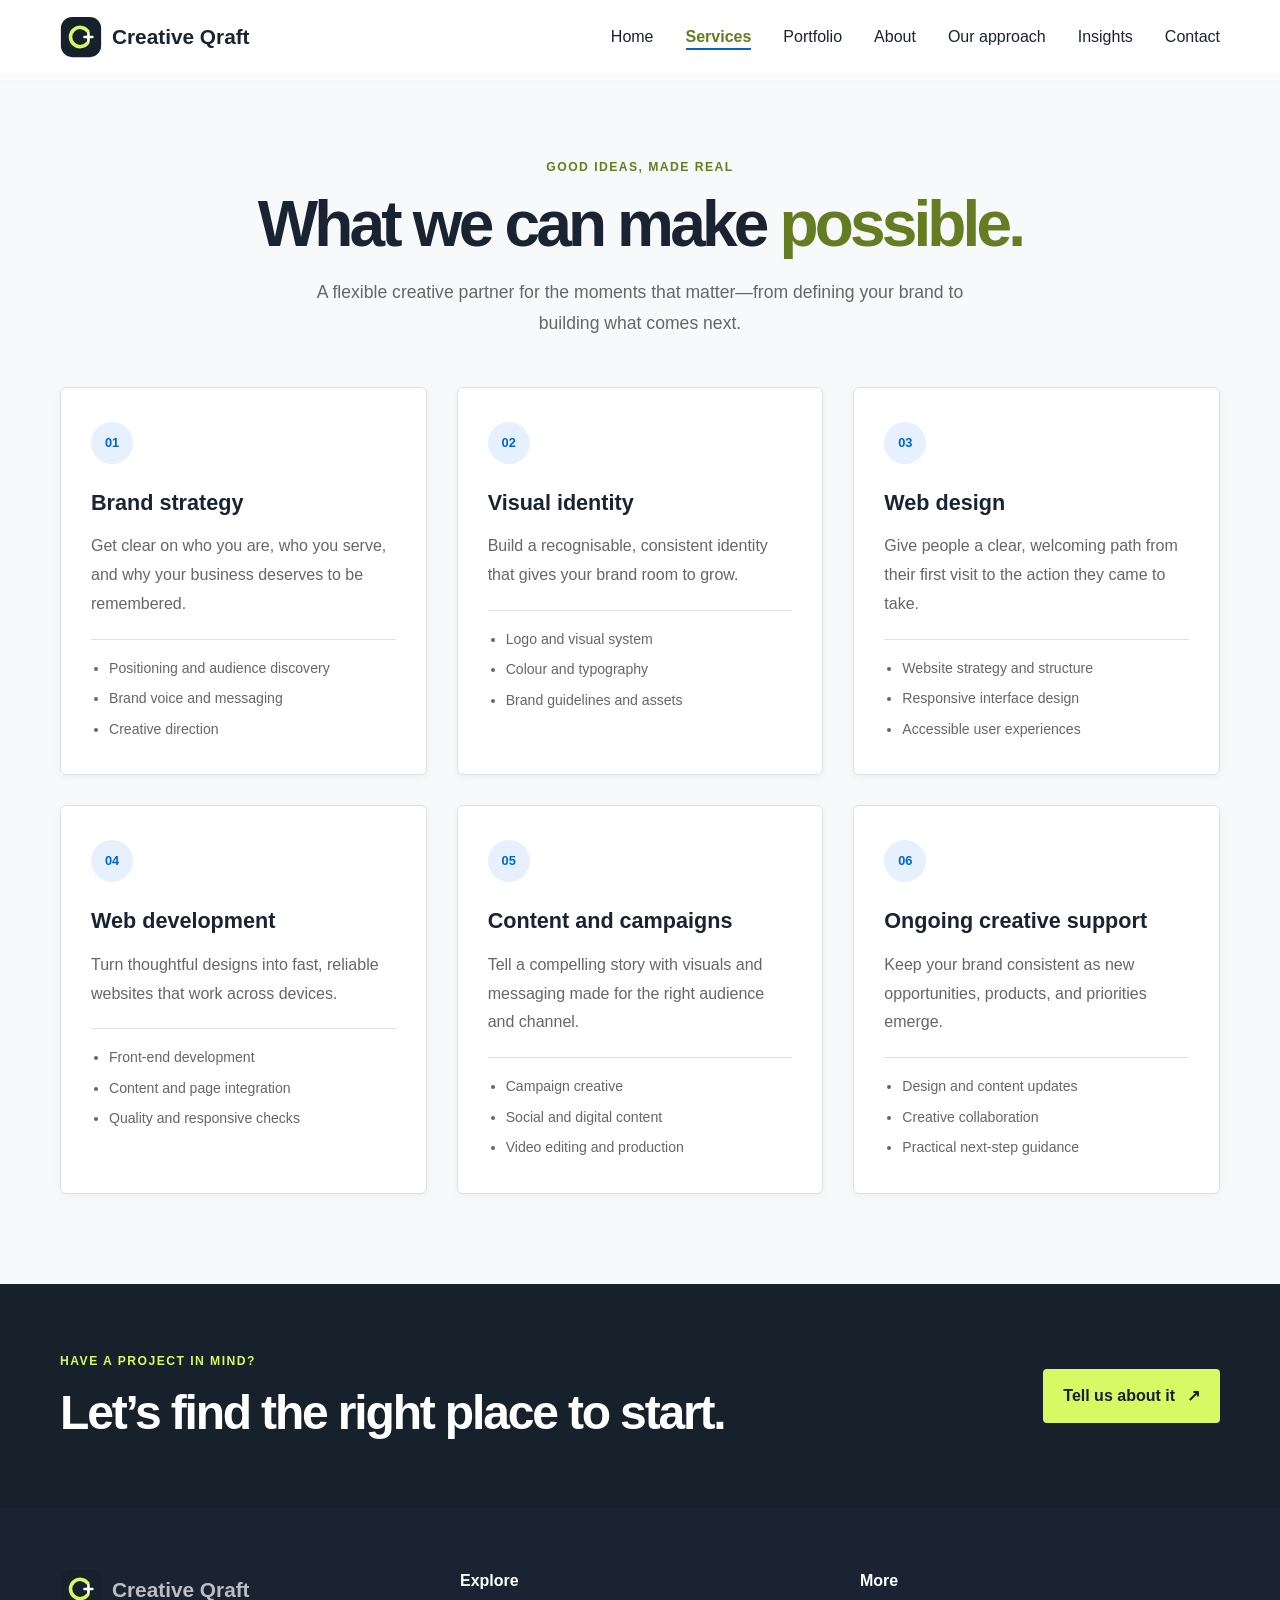
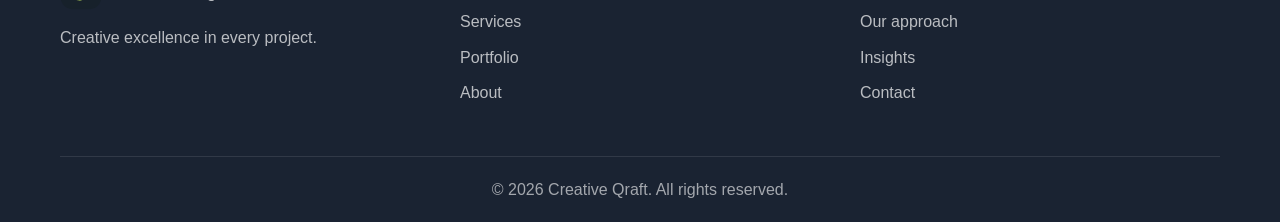
<file: public/services.html>
<!DOCTYPE html>
<html lang="en">
<head>
  <meta charset="UTF-8">
  <meta name="viewport" content="width=device-width, initial-scale=1.0">
  <meta name="description" content="Explore Creative Qraft's branding, digital design, development, and creative marketing services.">
  <title>Services | Creative Qraft</title>
  <link rel="stylesheet" href="styles.css">
</head>
<body class="interior-page">
  <nav class="navbar">
    <div class="container">
      <div class="nav-wrapper">
        <a class="logo" href="index.html" aria-label="Creative Qraft home"><img src="assets/logo-placeholder.svg" alt=""><span>Creative Qraft</span></a>
        <button class="menu-toggle" id="menuToggle" type="button" aria-label="Open navigation menu" aria-controls="navLinks" aria-expanded="false"><span></span><span></span><span></span></button>
        <ul class="nav-links" id="navLinks">
          <li><a href="index.html">Home</a></li><li><a href="services.html" aria-current="page">Services</a></li><li><a href="portfolio.html">Portfolio</a></li><li><a href="about.html">About</a></li><li><a href="testimonial.html">Our approach</a></li><li><a href="blog.html">Insights</a></li><li><a href="contact.html">Contact</a></li>
        </ul>
      </div>
    </div>
  </nav>
  <main class="page-main">
    <section class="services" id="services">
      <div class="container">
        <p class="page-eyebrow">Good ideas, made real</p>
        <h1 class="page-title">What we can make <span>possible.</span></h1>
        <p class="section-subtitle">A flexible creative partner for the moments that matter—from defining your brand to building what comes next.</p>
        <div class="services-grid">
          <article class="service-card"><div class="service-icon" aria-hidden="true"><span>01</span></div><h2>Brand strategy</h2><p>Get clear on who you are, who you serve, and why your business deserves to be remembered.</p><ul class="service-detail-list"><li>Positioning and audience discovery</li><li>Brand voice and messaging</li><li>Creative direction</li></ul></article>
          <article class="service-card"><div class="service-icon" aria-hidden="true"><span>02</span></div><h2>Visual identity</h2><p>Build a recognisable, consistent identity that gives your brand room to grow.</p><ul class="service-detail-list"><li>Logo and visual system</li><li>Colour and typography</li><li>Brand guidelines and assets</li></ul></article>
          <article class="service-card"><div class="service-icon" aria-hidden="true"><span>03</span></div><h2>Web design</h2><p>Give people a clear, welcoming path from their first visit to the action they came to take.</p><ul class="service-detail-list"><li>Website strategy and structure</li><li>Responsive interface design</li><li>Accessible user experiences</li></ul></article>
          <article class="service-card"><div class="service-icon" aria-hidden="true"><span>04</span></div><h2>Web development</h2><p>Turn thoughtful designs into fast, reliable websites that work across devices.</p><ul class="service-detail-list"><li>Front-end development</li><li>Content and page integration</li><li>Quality and responsive checks</li></ul></article>
          <article class="service-card"><div class="service-icon" aria-hidden="true"><span>05</span></div><h2>Content and campaigns</h2><p>Tell a compelling story with visuals and messaging made for the right audience and channel.</p><ul class="service-detail-list"><li>Campaign creative</li><li>Social and digital content</li><li>Video editing and production</li></ul></article>
          <article class="service-card"><div class="service-icon" aria-hidden="true"><span>06</span></div><h2>Ongoing creative support</h2><p>Keep your brand consistent as new opportunities, products, and priorities emerge.</p><ul class="service-detail-list"><li>Design and content updates</li><li>Creative collaboration</li><li>Practical next-step guidance</li></ul></article>
        </div>
      </div>
    </section>
    <section class="page-cta"><div class="container page-cta-inner"><div><p class="page-eyebrow">Have a project in mind?</p><h2>Let’s find the right place to start.</h2></div><a class="cta-button" href="contact.html">Tell us about it <span aria-hidden="true">↗</span></a></div></section>
  </main>
  <footer class="footer"><div class="container"><div class="footer-content"><div class="footer-section"><a class="logo footer-logo" href="index.html"><img src="assets/logo-placeholder.svg" alt=""><span>Creative Qraft</span></a><p>Creative excellence in every project.</p></div><div class="footer-section"><h2>Explore</h2><ul><li><a href="services.html">Services</a></li><li><a href="portfolio.html">Portfolio</a></li><li><a href="about.html">About</a></li></ul></div><div class="footer-section"><h2>More</h2><ul><li><a href="testimonial.html">Our approach</a></li><li><a href="blog.html">Insights</a></li><li><a href="contact.html">Contact</a></li></ul></div></div><div class="footer-bottom"><p>&copy; <span class="current-year">2026</span> Creative Qraft. All rights reserved.</p></div></div></footer>
  <script src="script.js"></script>
</body>
</html>
</file>
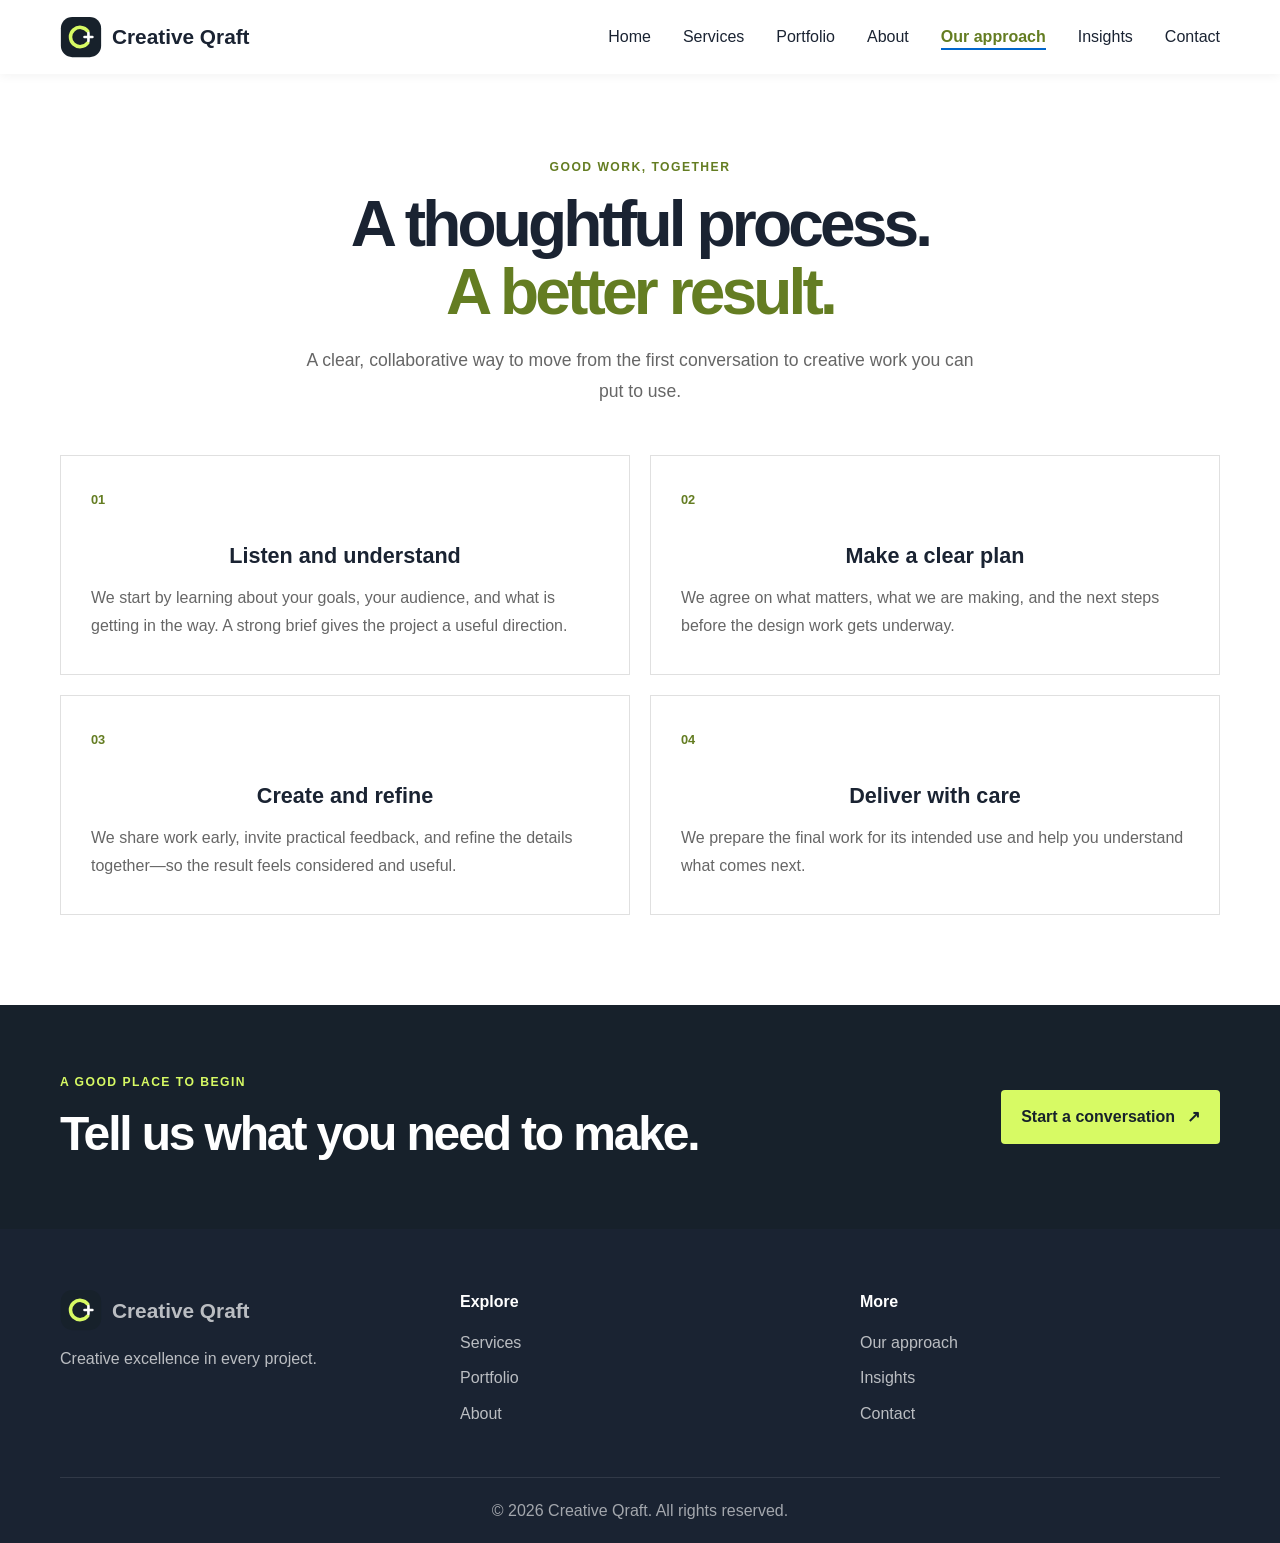
<file: public/testimonial.html>
<!DOCTYPE html>
<html lang="en">
<head>
  <meta charset="UTF-8">
  <meta name="viewport" content="width=device-width, initial-scale=1.0">
  <meta name="description" content="See how Creative Qraft approaches collaboration, creative work, and thoughtful delivery.">
  <title>Our approach | Creative Qraft</title>
  <link rel="stylesheet" href="styles.css">
</head>
<body class="interior-page">
  <nav class="navbar"><div class="container"><div class="nav-wrapper">
    <a class="logo" href="index.html" aria-label="Creative Qraft home"><img src="assets/logo-placeholder.svg" alt=""><span>Creative Qraft</span></a>
    <button class="menu-toggle" id="menuToggle" type="button" aria-label="Open navigation menu" aria-controls="navLinks" aria-expanded="false"><span></span><span></span><span></span></button>
    <ul class="nav-links" id="navLinks"><li><a href="index.html">Home</a></li><li><a href="services.html">Services</a></li><li><a href="portfolio.html">Portfolio</a></li><li><a href="about.html">About</a></li><li><a href="testimonial.html" aria-current="page">Our approach</a></li><li><a href="blog.html">Insights</a></li><li><a href="contact.html">Contact</a></li></ul>
  </div></div></nav>
  <main class="page-main">
    <section class="testimonials">
      <div class="container">
        <p class="page-eyebrow">Good work, together</p>
        <h1 class="page-title">A thoughtful process.<br><span>A better result.</span></h1>
        <p class="section-subtitle">A clear, collaborative way to move from the first conversation to creative work you can put to use.</p>
        <div class="approach-grid">
          <article class="approach-card"><span>01</span><h2>Listen and understand</h2><p>We start by learning about your goals, your audience, and what is getting in the way. A strong brief gives the project a useful direction.</p></article>
          <article class="approach-card"><span>02</span><h2>Make a clear plan</h2><p>We agree on what matters, what we are making, and the next steps before the design work gets underway.</p></article>
          <article class="approach-card"><span>03</span><h2>Create and refine</h2><p>We share work early, invite practical feedback, and refine the details together—so the result feels considered and useful.</p></article>
          <article class="approach-card"><span>04</span><h2>Deliver with care</h2><p>We prepare the final work for its intended use and help you understand what comes next.</p></article>
        </div>
      </div>
    </section>
    <section class="page-cta"><div class="container page-cta-inner"><div><p class="page-eyebrow">A good place to begin</p><h2>Tell us what you need to make.</h2></div><a class="cta-button" href="contact.html">Start a conversation <span aria-hidden="true">↗</span></a></div></section>
  </main>
  <footer class="footer"><div class="container"><div class="footer-content"><div class="footer-section"><a class="logo footer-logo" href="index.html"><img src="assets/logo-placeholder.svg" alt=""><span>Creative Qraft</span></a><p>Creative excellence in every project.</p></div><div class="footer-section"><h2>Explore</h2><ul><li><a href="services.html">Services</a></li><li><a href="portfolio.html">Portfolio</a></li><li><a href="about.html">About</a></li></ul></div><div class="footer-section"><h2>More</h2><ul><li><a href="testimonial.html">Our approach</a></li><li><a href="blog.html">Insights</a></li><li><a href="contact.html">Contact</a></li></ul></div></div><div class="footer-bottom"><p>&copy; <span class="current-year">2026</span> Creative Qraft. All rights reserved.</p></div></div></footer>
  <script src="script.js"></script>
</body>
</html>
</file>
<file: public/styles.css>
* {
  margin: 0;
  padding: 0;
  box-sizing: border-box;
}

:root {
  --primary: #1a2332;
  --secondary: #ffffff;
  --accent: #0066cc;
  --accent-light: #e6f0ff;
  --text-dark: #1a2332;
  --text-light: #666666;
  --bg-light: #f8f9fa;
  --border-color: #e0e0e0;
  --shadow: 0 10px 30px rgba(0, 0, 0, 0.1);
  --shadow-sm: 0 2px 8px rgba(0, 0, 0, 0.05);
}

html {
  scroll-behavior: smooth;
}

body {
  font-family: -apple-system, BlinkMacSystemFont, "Segoe UI", Roboto, "Helvetica Neue", Arial, sans-serif;
  color: var(--text-dark);
  background-color: var(--secondary);
  line-height: 1.6;
}

.container {
  max-width: 1200px;
  margin: 0 auto;
  padding: 0 20px;
}

/* Navigation */
.navbar {
  position: fixed;
  top: 0;
  width: 100%;
  background-color: rgba(255, 255, 255, 0.95);
  backdrop-filter: blur(10px);
  box-shadow: 0 2px 10px rgba(0, 0, 0, 0.05);
  z-index: 1000;
  transition: all 0.3s ease;
}

.navbar.scrolled {
  background-color: rgba(255, 255, 255, 0.98);
  box-shadow: var(--shadow-sm);
}

.nav-wrapper {
  display: flex;
  justify-content: space-between;
  align-items: center;
  padding: 1rem 0;
}

.logo {
  display: flex;
  align-items: center;
  gap: 10px;
  font-size: 1.3rem;
  font-weight: 700;
  color: var(--primary);
  text-decoration: none;
}

.nav-links {
  display: flex;
  list-style: none;
  gap: 2rem;
}

.nav-links a {
  text-decoration: none;
  color: var(--text-dark);
  font-weight: 500;
  transition: color 0.3s ease;
  position: relative;
}

.nav-links a::after {
  content: "";
  position: absolute;
  bottom: -5px;
  left: 0;
  width: 0;
  height: 2px;
  background-color: var(--accent);
  transition: width 0.3s ease;
}

.nav-links a:hover::after {
  width: 100%;
}

.menu-toggle {
  display: none;
  flex-direction: column;
  background: none;
  border: none;
  cursor: pointer;
  gap: 6px;
}

.menu-toggle span {
  width: 25px;
  height: 3px;
  background-color: var(--primary);
  border-radius: 2px;
  transition: all 0.3s ease;
}

.menu-toggle.active span:nth-child(1) {
  transform: rotate(45deg) translate(10px, 10px);
}

.menu-toggle.active span:nth-child(2) {
  opacity: 0;
}

.menu-toggle.active span:nth-child(3) {
  transform: rotate(-45deg) translate(7px, -7px);
}

/* Hero Section */
.hero {
  margin-top: 80px;
  min-height: 90vh;
  display: flex;
  align-items: center;
  justify-content: center;
  position: relative;
  overflow: hidden;
  padding: 60px 20px;
}

.hero-background {
  position: absolute;
  top: 0;
  left: 0;
  right: 0;
  bottom: 0;
  z-index: -1;
}

.gradient-blob {
  position: absolute;
  border-radius: 50%;
  opacity: 0.3;
  filter: blur(30px);
}

.blob-1 {
  width: 400px;
  height: 400px;
  background: linear-gradient(135deg, #0066cc, #00ccff);
  top: -100px;
  right: -100px;
  animation: float 4s ease-in-out infinite;
}

.blob-2 {
  width: 300px;
  height: 300px;
  background: linear-gradient(135deg, #0066cc, #6600cc);
  bottom: -50px;
  left: -100px;
  animation: float 8s ease-in-out infinite reverse;
}

@keyframes float {
  0%,
  100% {
    transform: translate(0, 0);
  }
  50% {
    transform: translate(30px, 30px);
  }
}

.hero-content {
  text-align: center;
  z-index: 1;
  max-width: 800px;
  animation: fadeInUp 1s ease-out;
}

@keyframes fadeInUp {
  from {
    opacity: 0;
    transform: translateY(30px);
  }
  to {
    opacity: 1;
    transform: translateY(0);
  }
}

.hero-title {
  font-size: 4rem;
  font-weight: 700;
  color: var(--primary);
  margin-bottom: 20px;
  line-height: 1.2;
}

.hero-subtitle {
  font-size: 1.2rem;
  color: var(--text-light);
  margin-bottom: 30px;
  line-height: 1.8;
}

.cta-button {
  padding: 15px 40px;
  font-size: 1rem;
  font-weight: 600;
  color: var(--secondary);
  background-color: var(--accent);
  border: none;
  border-radius: 8px;
  cursor: pointer;
  transition: all 0.3s ease;
  box-shadow: 0 4px 15px rgba(0, 102, 204, 0.3);
}

.cta-button:hover {
  background-color: #0052a3;
  transform: translateY(-3px);
  box-shadow: 0 6px 20px rgba(0, 102, 204, 0.4);
}

.cta-button:active {
  transform: translateY(-1px);
}

/* Services Section */
.services {
  padding: 80px 0;
  background-color: var(--bg-light);
}

.services h2,
.portfolio h2,
.testimonials h2,
.blog h2,
.contact h2 {
  font-size: 2.5rem;
  font-weight: 700;
  text-align: center;
  margin-bottom: 20px;
  color: var(--primary);
}

.section-subtitle {
  text-align: center;
  color: var(--text-light);
  font-size: 1.1rem;
  margin-bottom: 50px;
  max-width: 600px;
  margin-left: auto;
  margin-right: auto;
}

.services-grid {
  display: grid;
  grid-template-columns: repeat(auto-fit, minmax(300px, 1fr));
  gap: 30px;
}

.service-card {
  background: var(--secondary);
  padding: 40px 30px;
  border-radius: 12px;
  box-shadow: var(--shadow-sm);
  transition: all 0.3s ease;
  border: 1px solid var(--border-color);
}

.service-card:hover {
  transform: translateY(-10px);
  box-shadow: var(--shadow);
  border-color: var(--accent);
}

.service-icon {
  width: 60px;
  height: 60px;
  background-color: var(--accent-light);
  border-radius: 10px;
  display: flex;
  align-items: center;
  justify-content: center;
  color: var(--accent);
  margin-bottom: 20px;
  transition: all 0.3s ease;
}

.service-card:hover .service-icon {
  background-color: var(--accent);
  color: var(--secondary);
}

.service-card h3 {
  font-size: 1.4rem;
  margin-bottom: 15px;
  color: var(--primary);
}

.service-card p {
  color: var(--text-light);
  line-height: 1.8;
}

/* Portfolio Section */
.portfolio {
  padding: 80px 0;
}

.portfolio-grid {
  display: grid;
  grid-template-columns: repeat(auto-fit, minmax(300px, 1fr));
  gap: 25px;
}

.portfolio-item {
  position: relative;
  overflow: hidden;
  border-radius: 12px;
  aspect-ratio: 4 / 3;
}

.portfolio-image {
  position: relative;
  width: 100%;
  height: 100%;
  overflow: hidden;
}

.portfolio-image img {
  width: 100%;
  height: 100%;
  object-fit: cover;
  transition: transform 0.4s ease;
}

.portfolio-item:hover .portfolio-image img {
  transform: scale(1.1);
}

.portfolio-overlay {
  position: absolute;
  top: 0;
  left: 0;
  width: 100%;
  height: 100%;
  background: rgba(26, 35, 50, 0.9);
  display: flex;
  flex-direction: column;
  justify-content: flex-end;
  padding: 30px;
  opacity: 0;
  transition: opacity 0.3s ease;
  cursor: pointer;
}

.portfolio-item:hover .portfolio-overlay {
  opacity: 1;
}

.portfolio-overlay h3 {
  color: var(--secondary);
  font-size: 1.3rem;
  margin-bottom: 8px;
}

.portfolio-overlay p {
  color: #e0e0e0;
  font-size: 0.9rem;
}

/* About Section */
.about {
  padding: 80px 0;
  background-color: var(--bg-light);
}

.about-content {
  display: grid;
  grid-template-columns: 1fr 1fr;
  gap: 60px;
  align-items: center;
}

.about-text h2 {
  text-align: left;
  margin-bottom: 20px;
  font-size: 2.5rem;
}

.about-text p {
  color: var(--text-light);
  margin-bottom: 15px;
  line-height: 1.9;
  font-size: 1rem;
}

.team-grid {
  display: grid;
  grid-template-columns: repeat(3, 1fr);
  gap: 20px;
}

.team-member {
  text-align: left;
  padding:10px
}

.team-member img {
  width: 100%;
  border-radius: 10px;
  margin-bottom: 15px;
  object-fit: cover;
  aspect-ratio: 1;
}

.team-member h3 {
  font-size: 1.1rem;
  color: var(--primary);
  margin-bottom: 5px;
}

.team-member p {
  color: var(--text-light);
  font-size: 0.9rem;
}

/* Testimonials Section */
.testimonials {
  padding: 80px 0;
}

.testimonials-grid {
  display: grid;
  grid-template-columns: repeat(auto-fit, minmax(300px, 1fr));
  gap: 30px;
}

.testimonial-card {
  background: var(--bg-light);
  padding: 30px;
  border-radius: 12px;
  border: 1px solid var(--border-color);
  transition: all 0.3s ease;
}

.testimonial-card:hover {
  box-shadow: var(--shadow);
  border-color: var(--accent);
}

.rating {
  color: var(--accent);
  margin-bottom: 15px;
  font-size: 0.9rem;
}

.testimonial-card p {
  color: var(--text-light);
  margin-bottom: 20px;
  line-height: 1.8;
  font-style: italic;
}

.testimonial-author {
  display: flex;
  gap: 15px;
  align-items: center;
}

.testimonial-author img {
  width: 48px;
  height: 48px;
  border-radius: 50%;
  object-fit: cover;
}

.testimonial-author h4 {
  font-size: 0.95rem;
  color: var(--primary);
  margin-bottom: 3px;
}

.testimonial-author p {
  font-size: 0.85rem;
  color: var(--text-light);
  margin: 0;
}

/* Blog Section */
.blog {
  padding: 80px 0;
  background-color: var(--bg-light);
}

.blog-grid {
  display: grid;
  grid-template-columns: repeat(auto-fit, minmax(300px, 1fr));
  gap: 30px;
}

.blog-card {
  background: var(--secondary);
  border-radius: 12px;
  overflow: hidden;
  box-shadow: var(--shadow-sm);
  transition: all 0.3s ease;
  border: 1px solid var(--border-color);
}

.blog-card:hover {
  transform: translateY(-5px);
  box-shadow: var(--shadow);
}

.blog-card img {
  width: 100%;
  height: 200px;
  object-fit: cover;
  transition: transform 0.3s ease;
}

.blog-card:hover img {
  transform: scale(1.05);
}

.blog-content {
  padding: 25px;
}

.blog-date {
  color: var(--accent);
  font-size: 0.85rem;
  font-weight: 600;
}

.blog-card h3 {
  font-size: 1.3rem;
  color: var(--primary);
  margin: 12px 0;
  line-height: 1.4;
}

.blog-card p {
  color: var(--text-light);
  font-size: 0.95rem;
  margin-bottom: 15px;
  line-height: 1.6;
}

.read-more {
  color: var(--accent);
  text-decoration: none;
  font-weight: 600;
  transition: gap 0.3s ease;
  display: inline-block;
}

.read-more:hover {
  transform: translateX(5px);
}

/* Contact Section */
.contact {
  padding: 80px 0;
}

.contact-wrapper {
  display: grid;
  grid-template-columns: 1fr 1fr;
  gap: 60px;
}

.contact-info {
  display: flex;
  flex-direction: column;
  gap: 40px;
}

.info-item h3 {
  font-size: 1.1rem;
  color: var(--primary);
  margin-bottom: 10px;
}

.info-item p {
  color: var(--text-light);
  font-size: 1rem;
}

.info-item a {
  color: var(--accent);
  text-decoration: none;
  transition: color 0.3s ease;
}

.info-item a:hover {
  color: #0052a3;
}

.contact-form {
  display: flex;
  flex-direction: column;
  gap: 20px;
}

.form-group {
  display: flex;
  flex-direction: column;
}

.contact-form input,
.contact-form textarea {
  padding: 15px;
  border: 1px solid var(--border-color);
  border-radius: 8px;
  font-family: inherit;
  font-size: 1rem;
  transition: all 0.3s ease;
  background-color: var(--secondary);
  color: var(--text-dark);
}

.contact-form input:focus,
.contact-form textarea:focus {
  outline: none;
  border-color: var(--accent);
  box-shadow: 0 0 0 3px var(--accent-light);
}

.submit-button {
  padding: 15px 40px;
  font-size: 1rem;
  font-weight: 600;
  color: var(--secondary);
  background-color: var(--accent);
  border: none;
  border-radius: 8px;
  cursor: pointer;
  transition: all 0.3s ease;
  align-self: flex-start;
  box-shadow: 0 4px 15px rgba(0, 102, 204, 0.3);
}

.submit-button:hover {
  background-color: #0052a3;
  transform: translateY(-3px);
  box-shadow: 0 6px 20px rgba(0, 102, 204, 0.4);
}

.form-message {
  font-weight: 600;
  margin-top: 10px;
  display: none;
}

.form-message.success {
  color: #28a745;
  display: block;
}

.form-message.error {
  color: #dc3545;
  display: block;
}

/* Footer */
.footer {
  background-color: var(--primary);
  color: var(--secondary);
  padding: 60px 0 20px;
}

.footer-content {
  display: grid;
  grid-template-columns: repeat(auto-fit, minmax(250px, 1fr));
  gap: 40px;
  margin-bottom: 40px;
}

.footer-section h3,
.footer-section h4 {
  margin-bottom: 15px;
  color: var(--secondary);
}

.footer-section p {
  color: rgba(255, 255, 255, 0.7);
  line-height: 1.8;
}

.footer-section ul {
  list-style: none;
}

.footer-section ul li {
  margin-bottom: 10px;
}

.footer-section a {
  color: rgba(255, 255, 255, 0.7);
  text-decoration: none;
  transition: color 0.3s ease;
}

.footer-section a:hover {
  color: var(--accent);
}

.social-links {
  display: flex;
  gap: 15px;
}

.social-links a {
  display: inline-flex;
  align-items: center;
  justify-content: center;
  width: 40px;
  height: 40px;
  border-radius: 50%;
  background-color: rgba(255, 255, 255, 0.1);
  transition: all 0.3s ease;
}

.social-links a:hover {
  background-color: var(--accent);
  color: var(--secondary);
}

.footer-bottom {
  border-top: 1px solid rgba(255, 255, 255, 0.1);
  padding-top: 20px;
  text-align: center;
  color: rgba(255, 255, 255, 0.6);
}

/* Animations */
@keyframes slideInUp {
  from {
    opacity: 0;
    transform: translateY(20px);
  }
  to {
    opacity: 1;
    transform: translateY(0);
  }
}

.service-card,
.portfolio-item,
.blog-card,
.testimonial-card {
  animation: slideInUp 0.6s ease-out forwards;
  opacity: 0;
}

.service-card:nth-child(1) {
  animation-delay: 0.1s;
}
.service-card:nth-child(2) {
  animation-delay: 0.2s;
}
.service-card:nth-child(3) {
  animation-delay: 0.3s;
}
.service-card:nth-child(4) {
  animation-delay: 0.4s;
}
.service-card:nth-child(5) {
  animation-delay: 0.5s;
}
.service-card:nth-child(6) {
  animation-delay: 0.6s;
}

/* Responsive Design */
@media (max-width: 768px) {
  .nav-links {
    display: none;
  }

  .nav-links.active {
    display: flex;
    flex-direction: column;
    position: absolute;
    top: 70px;
    left: 0;
    right: 0;
    background-color: var(--secondary);
    padding: 20px;
    gap: 15px;
    box-shadow: var(--shadow);
  }

  .menu-toggle {
    display: flex;
  }

  .hero-title {
    font-size: 2.5rem;
  }

  .hero-subtitle {
    font-size: 1rem;
  }

  .services h2,
  .portfolio h2,
  .testimonials h2,
  .blog h2,
  .contact h2 {
    font-size: 2rem;
  }

  .about-content {
    grid-template-columns: 1fr;
    gap: 40px;
  }

  .about-text h2 {
    text-align: center;
  }

  .team-grid {
    grid-template-columns: 1fr;
  }

  .contact-wrapper {
    grid-template-columns: 1fr;
    gap: 40px;
  }

  .services-grid,
  .portfolio-grid,
  .blog-grid,
  .testimonials-grid {
    grid-template-columns: 1fr;
  }

  .blob-1,
  .blob-2 {
    display: none;
  }
}

@media (max-width: 480px) {
  .hero-title {
    font-size: 1.8rem;
  }

  .hero-subtitle {
    font-size: 0.95rem;
  }

  .services h2,
  .portfolio h2,
  .testimonials h2,
  .blog h2,
  .contact h2 {
    font-size: 1.5rem;
  }

  .section-subtitle {
    font-size: 0.95rem;
  }

  .service-card,
  .blog-card {
    padding: 25px 15px;
  }

  .nav-links.active {
    gap: 10px;
    padding: 15px;
  }

  .footer-content {
    grid-template-columns: 1fr;
    text-align: center;
  }

  .contact-form {
    width: 100%;
  }
}

/* Homepage */
.home-page {
  --home-ink: #17212b;
  --home-muted: #606b75;
  --home-accent: #d7fa64;
}

.home-page .hero.home-hero {
  min-height: 700px;
  margin-top: 0;
  padding: 130px 0 90px;
  justify-content: initial;
  background: #f5f6f2;
}

.home-hero-layout {
  display: grid;
  grid-template-columns: 1fr 0.9fr;
  align-items: center;
  gap: 65px;
}

.home-page .home-hero-copy {
  max-width: 620px;
  text-align: left;
  color: var(--home-ink);
}

.home-eyebrow {
  display: flex;
  align-items: center;
  gap: 10px;
  color: var(--home-muted);
  font-size: 0.76rem;
  font-weight: 700;
  letter-spacing: 0.12em;
  line-height: 1.4;
  text-transform: uppercase;
}

.home-eyebrow > span {
  width: 9px;
  height: 9px;
  flex: 0 0 9px;
  border-radius: 50%;
  background: #78a526;
}

.home-page .home-hero .hero-title {
  margin: 22px 0;
  color: var(--home-ink);
  font-size: clamp(3rem, 5.3vw, 5rem);
  letter-spacing: -0.065em;
  line-height: 1.03;
}

.home-page .home-hero .hero-title span,
.home-section-heading h2 span,
.home-cta h2 span {
  color: #647d22;
}

.home-page .home-hero .hero-subtitle {
  max-width: 490px;
  margin-bottom: 28px;
  color: var(--home-muted);
  font-size: 1.08rem;
  line-height: 1.75;
}

.home-hero-actions {
  display: flex;
  align-items: center;
  flex-wrap: wrap;
  gap: 24px;
}

.home-page .home-hero .cta-button {
  display: inline-flex;
  align-items: center;
  gap: 14px;
  padding: 15px 22px;
  border-radius: 4px;
  background: var(--home-ink);
  box-shadow: none;
  color: #fff;
  text-decoration: none;
}

.home-page .home-hero .cta-button:hover {
  background: #35434c;
  box-shadow: none;
}

.home-text-link {
  display: inline-flex;
  align-items: center;
  gap: 10px;
  color: var(--home-ink);
  font-size: 0.92rem;
  font-weight: 700;
  text-decoration: none;
}

.home-text-link span,
.home-work-caption > span:last-child,
.home-cta-link span {
  transition: transform 0.2s ease;
}

.home-text-link:hover span,
.home-work-card:hover .home-work-caption > span:last-child,
.home-cta-link:hover span {
  transform: translateX(4px);
}

.home-hero-note {
  margin-top: 36px;
  color: #7a858d;
  font-size: 0.82rem;
}

.home-hero-art {
  position: relative;
  min-height: 460px;
  isolation: isolate;
}

.home-art-main {
  position: absolute;
  top: 10px;
  right: 5%;
  width: 76%;
  height: 400px;
  overflow: hidden;
  background: #e6e5df;
  box-shadow: 0 24px 70px rgba(23, 33, 43, 0.15);
}

.home-art-main img,
.home-art-accent img {
  width: 100%;
  height: 100%;
  object-fit: cover;
}

.home-art-label {
  position: absolute;
  right: 0;
  bottom: 0;
  left: 0;
  display: flex;
  justify-content: space-between;
  padding: 17px 19px;
  background: rgba(23, 33, 43, 0.88);
  color: #fff;
  font-size: 0.84rem;
  font-weight: 600;
}

.home-art-accent {
  position: absolute;
  z-index: 1;
  bottom: 0;
  left: 0;
  width: 41%;
  height: 178px;
  overflow: hidden;
  border: 8px solid #f5f6f2;
  background: #dfe4dc;
}

.home-art-stamp {
  position: absolute;
  z-index: 2;
  top: 0;
  left: 0;
  display: grid;
  width: 94px;
  height: 94px;
  place-content: center;
  border-radius: 50%;
  background: var(--home-accent);
  color: var(--home-ink);
  font-size: 0.77rem;
  font-weight: 800;
  line-height: 1.15;
  text-align: center;
  transform: rotate(-12deg);
}

.home-hero-bottom {
  position: absolute;
  right: max(20px, calc((100% - 1200px) / 2));
  bottom: 27px;
  left: max(20px, calc((100% - 1200px) / 2));
  display: flex;
  justify-content: space-between;
  color: #7a858d;
  font-size: 0.72rem;
  letter-spacing: 0.08em;
  text-transform: uppercase;
}

.home-services,
.home-work {
  padding: 100px 0;
}

.home-services {
  background: #fff;
}

.home-section-heading {
  display: flex;
  align-items: flex-end;
  justify-content: space-between;
  gap: 40px;
  margin-bottom: 46px;
}

.home-section-heading h2,
.home-cta h2 {
  margin-top: 17px;
  color: var(--home-ink);
  font-size: clamp(2.2rem, 4vw, 3.5rem);
  letter-spacing: -0.055em;
  line-height: 1.08;
}

.home-section-heading > p {
  max-width: 390px;
  margin-bottom: 4px;
  color: var(--home-muted);
  line-height: 1.75;
}

.home-service-grid {
  display: grid;
  grid-template-columns: repeat(3, 1fr);
  border-top: 1px solid #dfe3dd;
  border-bottom: 1px solid #dfe3dd;
}

.home-service-card {
  position: relative;
  min-height: 225px;
  padding: 27px 30px 28px 0;
  color: inherit;
  text-decoration: none;
}

.home-service-card + .home-service-card {
  padding-left: 30px;
  border-left: 1px solid #dfe3dd;
}

.home-service-number {
  color: #78838a;
  font-size: 0.78rem;
  font-weight: 700;
}

.home-service-arrow {
  position: absolute;
  top: 24px;
  right: 24px;
  color: #738c31;
  font-size: 1.2rem;
  transition: transform 0.2s ease;
}

.home-service-card:hover .home-service-arrow {
  transform: translate(3px, -3px);
}

.home-service-card h3 {
  margin: 36px 0 9px;
  color: var(--home-ink);
  font-size: 1.35rem;
  letter-spacing: -0.03em;
}

.home-service-card p {
  max-width: 310px;
  color: var(--home-muted);
  font-size: 0.92rem;
  line-height: 1.7;
}

.home-work {
  background: #f5f6f2;
}

.home-work-heading {
  align-items: flex-end;
}

.home-work-heading .home-text-link {
  margin-bottom: 7px;
}

.home-work-grid {
  display: grid;
  grid-template-columns: repeat(3, minmax(0, 1fr));
  gap: 22px;
}

.home-work-card {
  min-width: 0;
  color: var(--home-ink);
  text-decoration: none;
}

.home-work-card > img {
  display: block;
  width: 100%;
  aspect-ratio: 1.25;
  object-fit: cover;
  background: #e2e4df;
  transition: transform 0.35s ease;
}

.home-work-card:hover > img {
  transform: translateY(-4px);
}

.home-work-caption {
  display: flex;
  align-items: center;
  justify-content: space-between;
  gap: 14px;
  padding-top: 17px;
}

.home-work-caption strong,
.home-work-caption small {
  display: block;
}

.home-work-caption strong {
  font-size: 1rem;
}

.home-work-caption small {
  margin-top: 4px;
  color: var(--home-muted);
  font-size: 0.79rem;
}

.home-work-caption > span:last-child {
  color: #738c31;
}

.home-cta {
  padding: 86px 0;
  background: var(--home-ink);
}

.home-cta-content {
  display: flex;
  align-items: flex-end;
  justify-content: space-between;
  gap: 36px;
}

.home-cta .home-eyebrow {
  color: #c1c9ca;
}

.home-cta h2 {
  color: #fff;
}

.home-cta h2 span {
  color: var(--home-accent);
}

.home-cta-link {
  display: inline-flex;
  align-items: center;
  gap: 22px;
  padding-bottom: 8px;
  border-bottom: 1px solid rgba(255, 255, 255, 0.55);
  color: #fff;
  font-size: 1rem;
  font-weight: 600;
  text-decoration: none;
}

@media (max-width: 900px) {
  .home-hero-layout {
    grid-template-columns: 1fr 0.85fr;
    gap: 28px;
  }

  .home-page .home-hero .hero-title {
    font-size: clamp(2.7rem, 6vw, 4.2rem);
  }

  .home-hero-art {
    min-height: 390px;
  }

  .home-art-main {
    height: 330px;
  }

  .home-art-accent {
    height: 145px;
  }
}

@media (max-width: 768px) {
  .home-page .hero.home-hero {
    min-height: 0;
    padding: 115px 0 82px;
  }

  .home-hero-layout {
    grid-template-columns: 1fr;
    gap: 30px;
  }

  .home-page .home-hero .hero-title {
    max-width: 620px;
    font-size: clamp(3rem, 9vw, 4.5rem);
  }

  .home-hero-art {
    width: min(100%, 560px);
    min-height: 410px;
    margin: 0 auto;
  }

  .home-art-main {
    width: 78%;
    height: 355px;
  }

  .home-art-accent {
    height: 155px;
  }

  .home-hero-bottom {
    bottom: 21px;
    font-size: 0.63rem;
  }

  .home-services,
  .home-work {
    padding: 76px 0;
  }

  .home-section-heading {
    align-items: flex-start;
    flex-direction: column;
    gap: 18px;
    margin-bottom: 32px;
  }

  .home-service-grid {
    grid-template-columns: 1fr;
  }

  .home-service-card,
  .home-service-card + .home-service-card {
    min-height: 0;
    padding: 23px 42px 23px 0;
    border-left: 0;
  }

  .home-service-card + .home-service-card {
    border-top: 1px solid #dfe3dd;
  }

  .home-service-card h3 {
    margin-top: 18px;
  }

  .home-service-arrow {
    right: 5px;
  }

  .home-work-grid {
    grid-template-columns: 1fr 1fr;
    gap: 25px 18px;
  }

  .home-cta {
    padding: 70px 0;
  }

  .home-cta-content {
    align-items: flex-start;
    flex-direction: column;
  }
}

@media (max-width: 480px) {
  .home-page .hero.home-hero {
    padding-top: 105px;
  }

  .home-page .home-hero .hero-title {
    font-size: 2.8rem;
  }

  .home-hero-actions {
    align-items: flex-start;
    flex-direction: column;
    gap: 17px;
  }

  .home-hero-note {
    margin-top: 25px;
  }

  .home-hero-art {
    min-height: 320px;
  }

  .home-art-main {
    width: 82%;
    height: 275px;
  }

  .home-art-accent {
    width: 45%;
    height: 115px;
  }

  .home-art-stamp {
    width: 75px;
    height: 75px;
    font-size: 0.66rem;
  }

  .home-hero-bottom {
    right: 20px;
    left: 20px;
    font-size: 0.55rem;
  }

  .home-section-heading h2,
  .home-cta h2 {
    font-size: 2.25rem;
  }

  .home-work-grid {
    grid-template-columns: 1fr;
  }
}

@media (prefers-reduced-motion: reduce) {
  .home-page *,
  .home-page *::before,
  .home-page *::after {
    scroll-behavior: auto !important;
    animation-duration: 0.01ms !important;
    animation-iteration-count: 1 !important;
    transition-duration: 0.01ms !important;
  }
}

/* Shared page layout and accessibility */
:focus-visible {
  outline: 3px solid #6c8c20;
  outline-offset: 4px;
}

.logo img {
  display: block;
  width: 42px;
  height: 42px;
  object-fit: contain;
}

.nav-links a[aria-current="page"] {
  color: #647d22;
  font-weight: 700;
}

.nav-links a[aria-current="page"]::after {
  width: 100%;
}

.menu-toggle {
  min-width: 44px;
  min-height: 44px;
  align-items: center;
  justify-content: center;
}

.interior-page .page-main {
  padding-top: 80px;
}

.page-eyebrow {
  margin-bottom: 14px;
  color: #647d22;
  font-size: 0.76rem;
  font-weight: 700;
  letter-spacing: 0.12em;
  text-transform: uppercase;
}

.page-title {
  max-width: 900px;
  margin: 0 auto 18px;
  color: var(--primary);
  font-size: clamp(2.5rem, 5vw, 4.5rem);
  font-weight: 750;
  letter-spacing: -0.06em;
  line-height: 1.06;
  text-align: center;
}

.page-title span {
  color: #647d22;
}

.interior-page .section-subtitle {
  max-width: 680px;
  margin-bottom: 48px;
  line-height: 1.75;
}

.interior-page .services,
.interior-page .portfolio,
.interior-page .about,
.interior-page .testimonials,
.interior-page .blog,
.interior-page .contact {
  padding: 78px 0 90px;
}

.interior-page .services > .container > .page-eyebrow,
.interior-page .portfolio > .container > .page-eyebrow,
.interior-page .about .about-text > .page-eyebrow,
.interior-page .testimonials > .container > .page-eyebrow,
.interior-page .blog > .container > .page-eyebrow,
.interior-page .contact > .container > .page-eyebrow {
  text-align: center;
}

.service-card {
  padding: 34px 30px;
  border-radius: 6px;
}

.services-grid .service-card h2 {
  margin: 8px 0 12px;
  color: var(--primary);
  font-size: 1.35rem;
  text-align: left;
}

.service-icon {
  width: 42px;
  height: 42px;
  margin-bottom: 22px;
  border-radius: 50%;
  font-size: 0.8rem;
  font-weight: 700;
}

.service-detail-list {
  display: grid;
  gap: 8px;
  margin: 20px 0 0;
  padding: 17px 0 0 18px;
  border-top: 1px solid var(--border-color);
  color: var(--text-light);
  font-size: 0.88rem;
}

.page-cta {
  padding: 68px 0;
  background: #17212b;
  color: #fff;
}

.page-cta-inner {
  display: flex;
  align-items: center;
  justify-content: space-between;
  gap: 30px;
}

.page-cta .page-eyebrow {
  color: #d7fa64;
}

.page-cta h2 {
  max-width: 700px;
  color: #fff;
  font-size: clamp(1.8rem, 4vw, 3rem);
  letter-spacing: -0.045em;
  line-height: 1.15;
}

.page-cta .cta-button {
  display: inline-flex;
  align-items: center;
  gap: 12px;
  flex: 0 0 auto;
  padding: 14px 20px;
  border-radius: 4px;
  background: #d7fa64;
  box-shadow: none;
  color: #17212b;
  text-decoration: none;
}

.page-cta .cta-button:hover {
  background: #e5ff91;
  box-shadow: none;
}

.portfolio-grid {
  grid-template-columns: repeat(2, minmax(0, 1fr));
  gap: 34px 26px;
}

.portfolio-item {
  aspect-ratio: auto;
  overflow: hidden;
  border-radius: 4px;
  background: #fff;
  box-shadow: 0 5px 22px rgba(26, 35, 50, 0.08);
}

.portfolio-item > img {
  display: block;
  width: 100%;
  aspect-ratio: 1.3;
  object-fit: cover;
  transition: transform 0.4s ease;
}

.portfolio-item:hover > img {
  transform: scale(1.025);
}

.portfolio-overlay {
  display: none;
}

.portfolio-caption {
  padding: 18px 20px 20px;
}

.portfolio-caption h2 {
  margin: 0 0 5px;
  color: var(--primary);
  font-size: 1.08rem;
}

.portfolio-caption p {
  color: var(--text-light);
  font-size: 0.88rem;
}

.about-intro {
  display: grid;
  grid-template-columns: 0.9fr 1.1fr;
  align-items: center;
  gap: 70px;
}

.about-intro .about-text .page-title {
  margin: 0 0 22px;
  font-size: clamp(2.5rem, 4.5vw, 4rem);
  text-align: left;
}

.about-intro .about-text > p:not(.page-eyebrow) {
  margin-bottom: 16px;
  color: var(--text-light);
  line-height: 1.8;
}

.about-image {
  height: 430px;
  overflow: hidden;
  background: #e6e9e2;
}

.about-image img {
  width: 100%;
  height: 100%;
  object-fit: cover;
}

.text-link {
  display: inline-flex;
  align-items: center;
  gap: 10px;
  margin-top: 8px;
  color: #526e1b;
  font-weight: 700;
  text-decoration: none;
}

.about-team {
  margin-top: 100px;
}

.about-team .home-section-heading {
  margin-bottom: 38px;
}

.about-team .home-section-heading h2 {
  color: var(--primary);
}

.about-team .home-section-heading h2 span {
  color: #647d22;
}

.about-team .home-section-heading > p {
  color: var(--text-light);
}

.team-grid {
  grid-template-columns: repeat(3, minmax(0, 1fr));
  gap: 25px;
}

.team-member {
  padding: 0;
}

.team-member img {
  aspect-ratio: 1.1;
  margin-bottom: 17px;
  border-radius: 4px;
  background: #e8e9e4;
}

.team-member h3 {
  font-size: 1.2rem;
}

.team-member p {
  line-height: 1.65;
}

.team-member .team-role {
  margin-bottom: 10px;
  color: #647d22;
  font-weight: 700;
}

.blog-card {
  border-radius: 4px;
  box-shadow: 0 5px 22px rgba(26, 35, 50, 0.07);
}

.blog-card-image {
  display: block;
  overflow: hidden;
}

.blog-card img {
  display: block;
  height: auto;
  aspect-ratio: 1.55;
}

.blog-content h2 {
  margin: 12px 0;
  font-size: 1.25rem;
  line-height: 1.4;
}

.blog-content h2 a {
  color: var(--primary);
  text-decoration: none;
}

.blog-content h2 a:hover {
  color: #526e1b;
}

.read-more {
  display: inline-flex;
  align-items: center;
  gap: 8px;
}

.blog-notes {
  padding: 12px 0 90px;
  background: #f8f9fa;
}

.blog-notes-inner {
  max-width: 850px;
}

.blog-note {
  padding: 44px 0;
  border-bottom: 1px solid var(--border-color);
  scroll-margin-top: 100px;
}

.blog-note h2 {
  margin-bottom: 16px;
  color: var(--primary);
  font-size: clamp(1.6rem, 3vw, 2.25rem);
  letter-spacing: -0.035em;
}

.blog-note p,
.blog-note li {
  color: var(--text-light);
  line-height: 1.8;
}

.blog-note ul {
  display: grid;
  gap: 8px;
  margin: 18px 0;
  padding-left: 22px;
}

.approach-grid {
  display: grid;
  grid-template-columns: repeat(2, minmax(0, 1fr));
  gap: 20px;
}

.approach-card {
  min-height: 220px;
  padding: 30px;
  border: 1px solid var(--border-color);
  background: #fff;
}

.approach-card > span {
  color: #647d22;
  font-size: 0.8rem;
  font-weight: 700;
}

.approach-card h2 {
  margin: 28px 0 10px;
  color: var(--primary);
  font-size: 1.35rem;
}

.approach-card p {
  color: var(--text-light);
  line-height: 1.75;
}

.contact-wrapper {
  align-items: start;
  gap: 70px;
}

.contact-info {
  gap: 32px;
  padding-top: 12px;
}

.info-item h2 {
  margin-bottom: 8px;
  color: var(--primary);
  font-size: 1.05rem;
}

.contact-note {
  display: flex;
  align-items: flex-start;
  gap: 12px;
  padding: 18px;
  background: #f5f6f2;
}

.contact-note > span {
  color: #647d22;
}

.contact-note p,
.form-privacy-note {
  color: var(--text-light);
  font-size: 0.87rem;
  line-height: 1.65;
}

.contact-form {
  gap: 17px;
  padding: 28px;
  border: 1px solid var(--border-color);
  background: #fff;
}

.contact-form label {
  margin-bottom: 7px;
  color: var(--primary);
  font-size: 0.9rem;
  font-weight: 650;
}

.contact-form label span {
  color: var(--text-light);
  font-weight: 400;
}

.contact-form input,
.contact-form textarea,
.contact-form select {
  width: 100%;
  padding: 13px 14px;
  border: 1px solid #cfd4d4;
  border-radius: 4px;
  font: inherit;
}

.contact-form textarea {
  resize: vertical;
}

.contact-form input:focus,
.contact-form textarea:focus,
.contact-form select:focus {
  border-color: #647d22;
  outline: 3px solid rgba(100, 125, 34, 0.18);
}

.submit-button {
  display: inline-flex;
  align-items: center;
  gap: 12px;
  min-height: 48px;
  padding: 12px 18px;
  border-radius: 4px;
  background: #17212b;
  box-shadow: none;
}

.submit-button:hover {
  background: #35434c;
  box-shadow: none;
}

.form-message {
  margin: 0;
}

.form-privacy-note {
  margin-top: -6px;
  font-size: 0.78rem;
}

.footer-logo {
  margin-bottom: 14px;
  color: #fff;
}

.footer-section h2 {
  margin-bottom: 15px;
  color: #fff;
  font-size: 1rem;
}

.footer-bottom .current-year {
  display: inline;
}

@media (max-width: 900px) {
  .nav-links {
    gap: 1.15rem;
  }

  .about-intro {
    gap: 38px;
  }

  .about-image {
    height: 360px;
  }

  .contact-wrapper {
    gap: 38px;
  }
}

@media (min-width: 769px) and (max-width: 900px) {
  .nav-links {
    display: none;
  }

  .nav-links.active {
    position: absolute;
    top: 100%;
    right: 0;
    left: 0;
    display: flex;
    flex-direction: column;
    gap: 15px;
    padding: 20px;
    background: var(--secondary);
    box-shadow: var(--shadow);
  }

  .menu-toggle {
    display: flex;
  }
}

@media (max-width: 768px) {
  .nav-wrapper {
    padding: 0.65rem 0;
  }

  .nav-links.active {
    top: 100%;
    max-height: calc(100vh - 70px);
    overflow-y: auto;
  }

  .interior-page .page-main {
    padding-top: 68px;
  }

  .interior-page .services,
  .interior-page .portfolio,
  .interior-page .about,
  .interior-page .testimonials,
  .interior-page .blog,
  .interior-page .contact {
    padding: 58px 0 68px;
  }

  .interior-page .section-subtitle {
    margin-bottom: 34px;
  }

  .portfolio-grid {
    grid-template-columns: repeat(2, minmax(0, 1fr));
    gap: 22px 16px;
  }

  .about-intro {
    grid-template-columns: 1fr;
  }

  .about-image {
    height: min(60vw, 400px);
  }

  .about-team {
    margin-top: 68px;
  }

  .team-grid {
    grid-template-columns: 1fr 1fr;
  }

  .approach-grid {
    grid-template-columns: 1fr 1fr;
  }

  .page-cta-inner {
    align-items: flex-start;
    flex-direction: column;
  }
}

@media (max-width: 520px) {
  .page-title {
    font-size: 2.5rem;
  }

  .portfolio-grid,
  .team-grid,
  .approach-grid {
    grid-template-columns: 1fr;
  }

  .portfolio-item > img {
    aspect-ratio: 1.25;
  }

  .service-card {
    padding: 26px 22px;
  }

  .team-member img {
    aspect-ratio: 1.2;
  }

  .contact-form {
    padding: 20px;
  }

  .footer-content {
    grid-template-columns: 1fr 1fr;
    gap: 28px 18px;
    text-align: left;
  }

  .footer-section:first-child {
    grid-column: 1 / -1;
  }
}

@media (prefers-reduced-motion: reduce) {
  *,
  *::before,
  *::after {
    scroll-behavior: auto !important;
    animation-duration: 0.01ms !important;
    animation-iteration-count: 1 !important;
    transition-duration: 0.01ms !important;
  }
}
</file>
